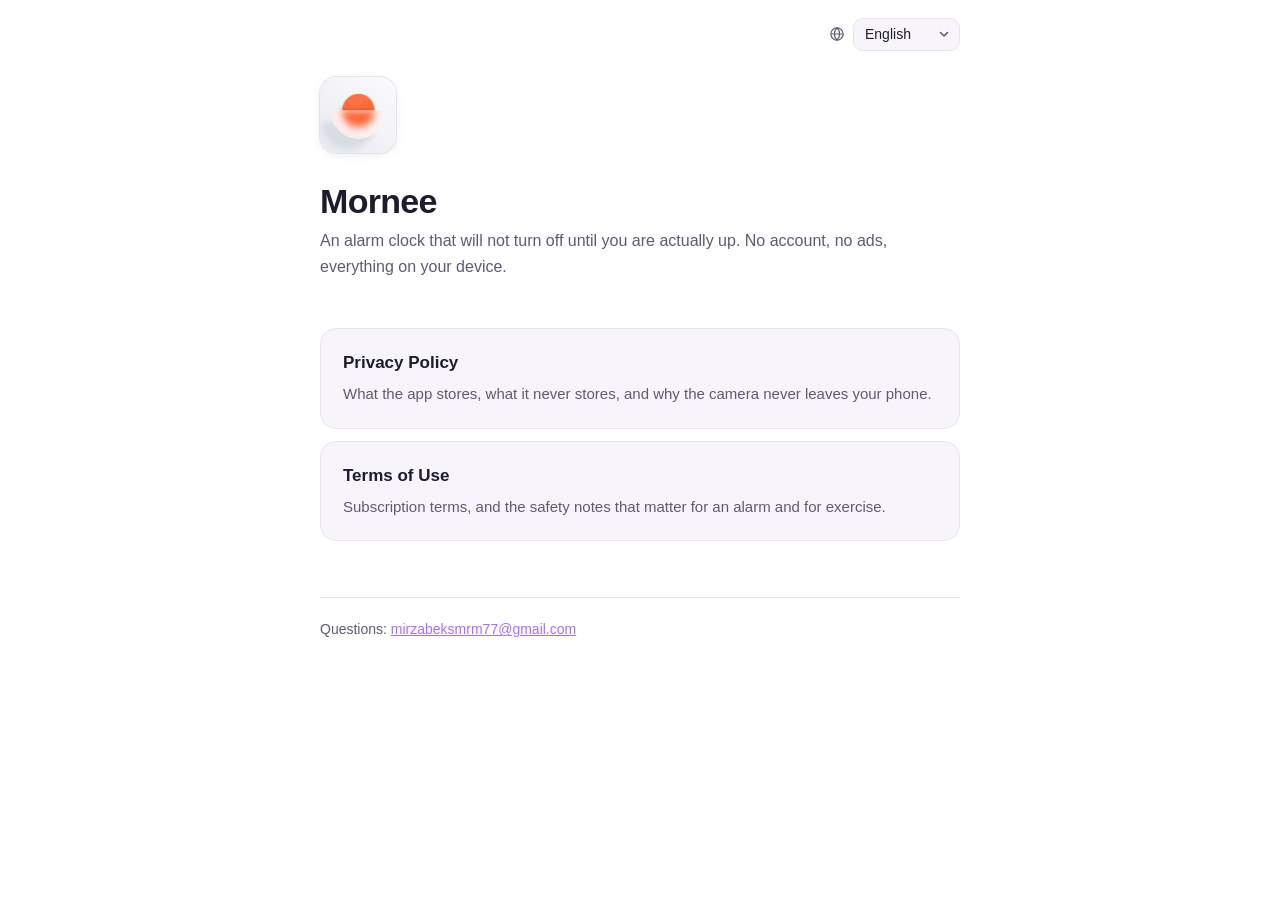
<file: index.html>
<!doctype html>
<html lang="en">
<head>
<meta charset="utf-8">
<meta name="viewport" content="width=device-width, initial-scale=1">
<title>Mornee — Legal</title>
<link rel="stylesheet" href="assets/style.css">
<link rel="icon" type="image/png" href="assets/favicon.png">
<link rel="apple-touch-icon" href="assets/apple-touch-icon.png">
<link rel="alternate" hreflang="x-default" href="index.html">
<link rel="alternate" hreflang="en" href="index.html?lang=en">
<link rel="alternate" hreflang="ru" href="index.html?lang=ru">
<link rel="alternate" hreflang="es" href="index.html?lang=es">
<link rel="alternate" hreflang="de" href="index.html?lang=de">
<link rel="alternate" hreflang="fr" href="index.html?lang=fr">
<link rel="alternate" hreflang="pt" href="index.html?lang=pt">
<link rel="alternate" hreflang="ja" href="index.html?lang=ja">
<script>document.documentElement.className += ' js';</script>
</head>
<body>
<div class="wrap narrow">

<div class="langbar">
  <svg viewBox="0 0 24 24" fill="none" stroke="currentColor" stroke-width="1.8" aria-hidden="true">
    <circle cx="12" cy="12" r="9.2"/>
    <path d="M2.8 12h18.4M12 2.8c2.6 2.6 3.9 5.7 3.9 9.2s-1.3 6.6-3.9 9.2c-2.6-2.6-3.9-5.7-3.9-9.2S9.4 5.4 12 2.8z"/>
  </svg>
  <select id="langpick" aria-label="Language / Язык / Sprache">
    <option value="en">English</option>
    <option value="ru">Русский</option>
    <option value="es">Español</option>
    <option value="de">Deutsch</option>
    <option value="fr">Français</option>
    <option value="pt">Português</option>
    <option value="ja">日本語</option>
  </select>
</div>

<div class="brand">
  <img class="mark lg" src="assets/logo.png" width="76" height="76"
       alt="Mornee — a sun rising behind a frosted half-circle">
</div>

<!-- ENGLISH -->
<section class="i18n" lang="en" data-title="Mornee — Legal">
  <header>
    <h1>Mornee</h1>
    <p class="lede">An alarm clock that will not turn off until you are actually up.
    No account, no ads, everything on your device.</p>
  </header>

  <a class="card" href="privacy.html">
    <strong>Privacy Policy</strong>
    <span>What the app stores, what it never stores, and why the camera never leaves your phone.</span>
  </a>

  <a class="card" href="terms.html">
    <strong>Terms of Use</strong>
    <span>Subscription terms, and the safety notes that matter for an alarm and for exercise.</span>
  </a>

  <footer>
    Questions: <a href="mailto:mirzabeksmrm77@gmail.com">mirzabeksmrm77@gmail.com</a>
  </footer>
</section>

<!-- РУССКИЙ -->
<section class="i18n" lang="ru" data-title="Mornee — Правовая информация">
  <header>
    <h1>Mornee</h1>
    <p class="lede">Будильник, который не выключится, пока вы действительно не встанете.
    Без аккаунта, без рекламы, все данные — на вашем устройстве.</p>
  </header>

  <a class="card" href="privacy.html">
    <strong>Политика конфиденциальности</strong>
    <span>Что приложение хранит, чего не хранит никогда и почему изображение с камеры не покидает ваш телефон.</span>
  </a>

  <a class="card" href="terms.html">
    <strong>Условия использования</strong>
    <span>Условия подписки и то, что важно знать о безопасности будильника и упражнений.</span>
  </a>

  <footer>
    Вопросы: <a href="mailto:mirzabeksmrm77@gmail.com">mirzabeksmrm77@gmail.com</a>
  </footer>
</section>

<!-- ESPAÑOL -->
<section class="i18n" lang="es" data-title="Mornee — Información legal">
  <header>
    <h1>Mornee</h1>
    <p class="lede">Un despertador que no se apaga hasta que estás realmente en pie.
    Sin cuenta, sin anuncios, todo en tu dispositivo.</p>
  </header>

  <a class="card" href="privacy.html">
    <strong>Política de Privacidad</strong>
    <span>Qué guarda la app, qué no guarda nunca y por qué la cámara nunca sale de tu teléfono.</span>
  </a>

  <a class="card" href="terms.html">
    <strong>Términos de Uso</strong>
    <span>Las condiciones de la suscripción y las advertencias de seguridad que importan en una alarma y en el ejercicio.</span>
  </a>

  <footer>
    Preguntas: <a href="mailto:mirzabeksmrm77@gmail.com">mirzabeksmrm77@gmail.com</a>
  </footer>
</section>

<!-- DEUTSCH -->
<section class="i18n" lang="de" data-title="Mornee — Rechtliches">
  <header>
    <h1>Mornee</h1>
    <p class="lede">Ein Wecker, der sich erst abschalten lässt, wenn du wirklich auf den Beinen bist.
    Kein Konto, keine Werbung, alles auf deinem Gerät.</p>
  </header>

  <a class="card" href="privacy.html">
    <strong>Datenschutzerklärung</strong>
    <span>Was die App speichert, was sie niemals speichert und warum das Kamerabild dein Telefon nie verlässt.</span>
  </a>

  <a class="card" href="terms.html">
    <strong>Nutzungsbedingungen</strong>
    <span>Abo-Bedingungen und die Sicherheitshinweise, die bei einem Wecker und bei Sport wichtig sind.</span>
  </a>

  <footer>
    Fragen: <a href="mailto:mirzabeksmrm77@gmail.com">mirzabeksmrm77@gmail.com</a>
  </footer>
</section>

<!-- FRANÇAIS -->
<section class="i18n" lang="fr" data-title="Mornee — Mentions légales">
  <header>
    <h1>Mornee</h1>
    <p class="lede">Un réveil qui ne s'arrête pas avant que vous soyez vraiment debout.
    Sans compte, sans publicité, tout reste sur votre appareil.</p>
  </header>

  <a class="card" href="privacy.html">
    <strong>Politique de confidentialité</strong>
    <span>Ce que l'app enregistre, ce qu'elle n'enregistre jamais, et pourquoi l'image de la caméra ne quitte jamais votre téléphone.</span>
  </a>

  <a class="card" href="terms.html">
    <strong>Conditions d'utilisation</strong>
    <span>Les conditions d'abonnement et les consignes de sécurité qui comptent pour un réveil et pour l'exercice.</span>
  </a>

  <footer>
    Questions : <a href="mailto:mirzabeksmrm77@gmail.com">mirzabeksmrm77@gmail.com</a>
  </footer>
</section>

<!-- PORTUGUÊS -->
<section class="i18n" lang="pt" data-title="Mornee — Informações legais">
  <header>
    <h1>Mornee</h1>
    <p class="lede">Um despertador que não desliga até você estar realmente de pé.
    Sem conta, sem anúncios, tudo no seu dispositivo.</p>
  </header>

  <a class="card" href="privacy.html">
    <strong>Política de Privacidade</strong>
    <span>O que o app guarda, o que ele nunca guarda e por que a imagem da câmera nunca sai do seu telefone.</span>
  </a>

  <a class="card" href="terms.html">
    <strong>Termos de Uso</strong>
    <span>As condições da assinatura e os avisos de segurança que importam para um despertador e para exercícios.</span>
  </a>

  <footer>
    Dúvidas: <a href="mailto:mirzabeksmrm77@gmail.com">mirzabeksmrm77@gmail.com</a>
  </footer>
</section>

<!-- 日本語 -->
<section class="i18n" lang="ja" data-title="Mornee — 法的情報">
  <header>
    <h1>Mornee</h1>
    <p class="lede">本当に起き上がるまで止まらない目覚まし時計。
    アカウント不要、広告なし、データはすべて端末内に。</p>
  </header>

  <a class="card" href="privacy.html">
    <strong>プライバシーポリシー</strong>
    <span>アプリが保存するもの、決して保存しないもの、そしてカメラの映像が端末から出ない理由。</span>
  </a>

  <a class="card" href="terms.html">
    <strong>利用規約</strong>
    <span>サブスクリプションの条件と、アラームおよび運動に関する安全上の注意。</span>
  </a>

  <footer>
    お問い合わせ: <a href="mailto:mirzabeksmrm77@gmail.com">mirzabeksmrm77@gmail.com</a>
  </footer>
</section>

<script src="assets/i18n.js"></script>
</div>
</body>
</html>
</file>
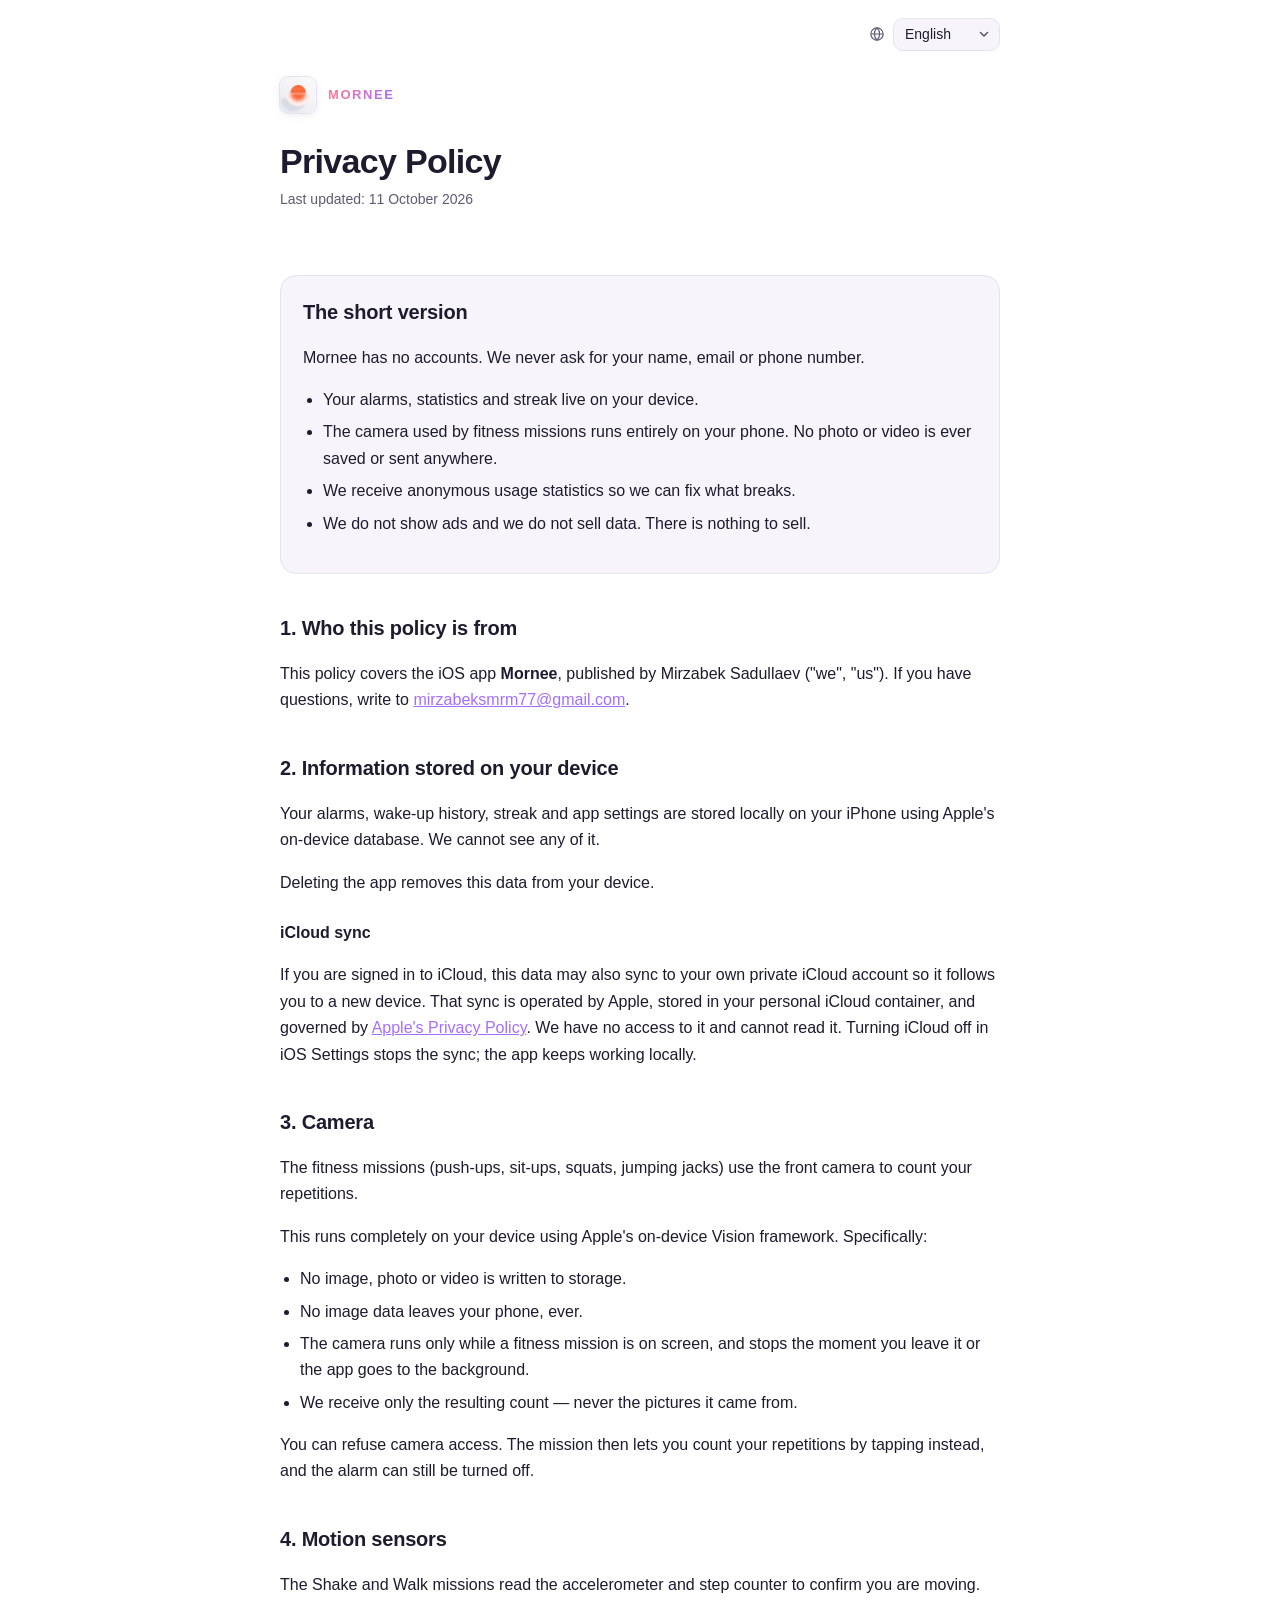
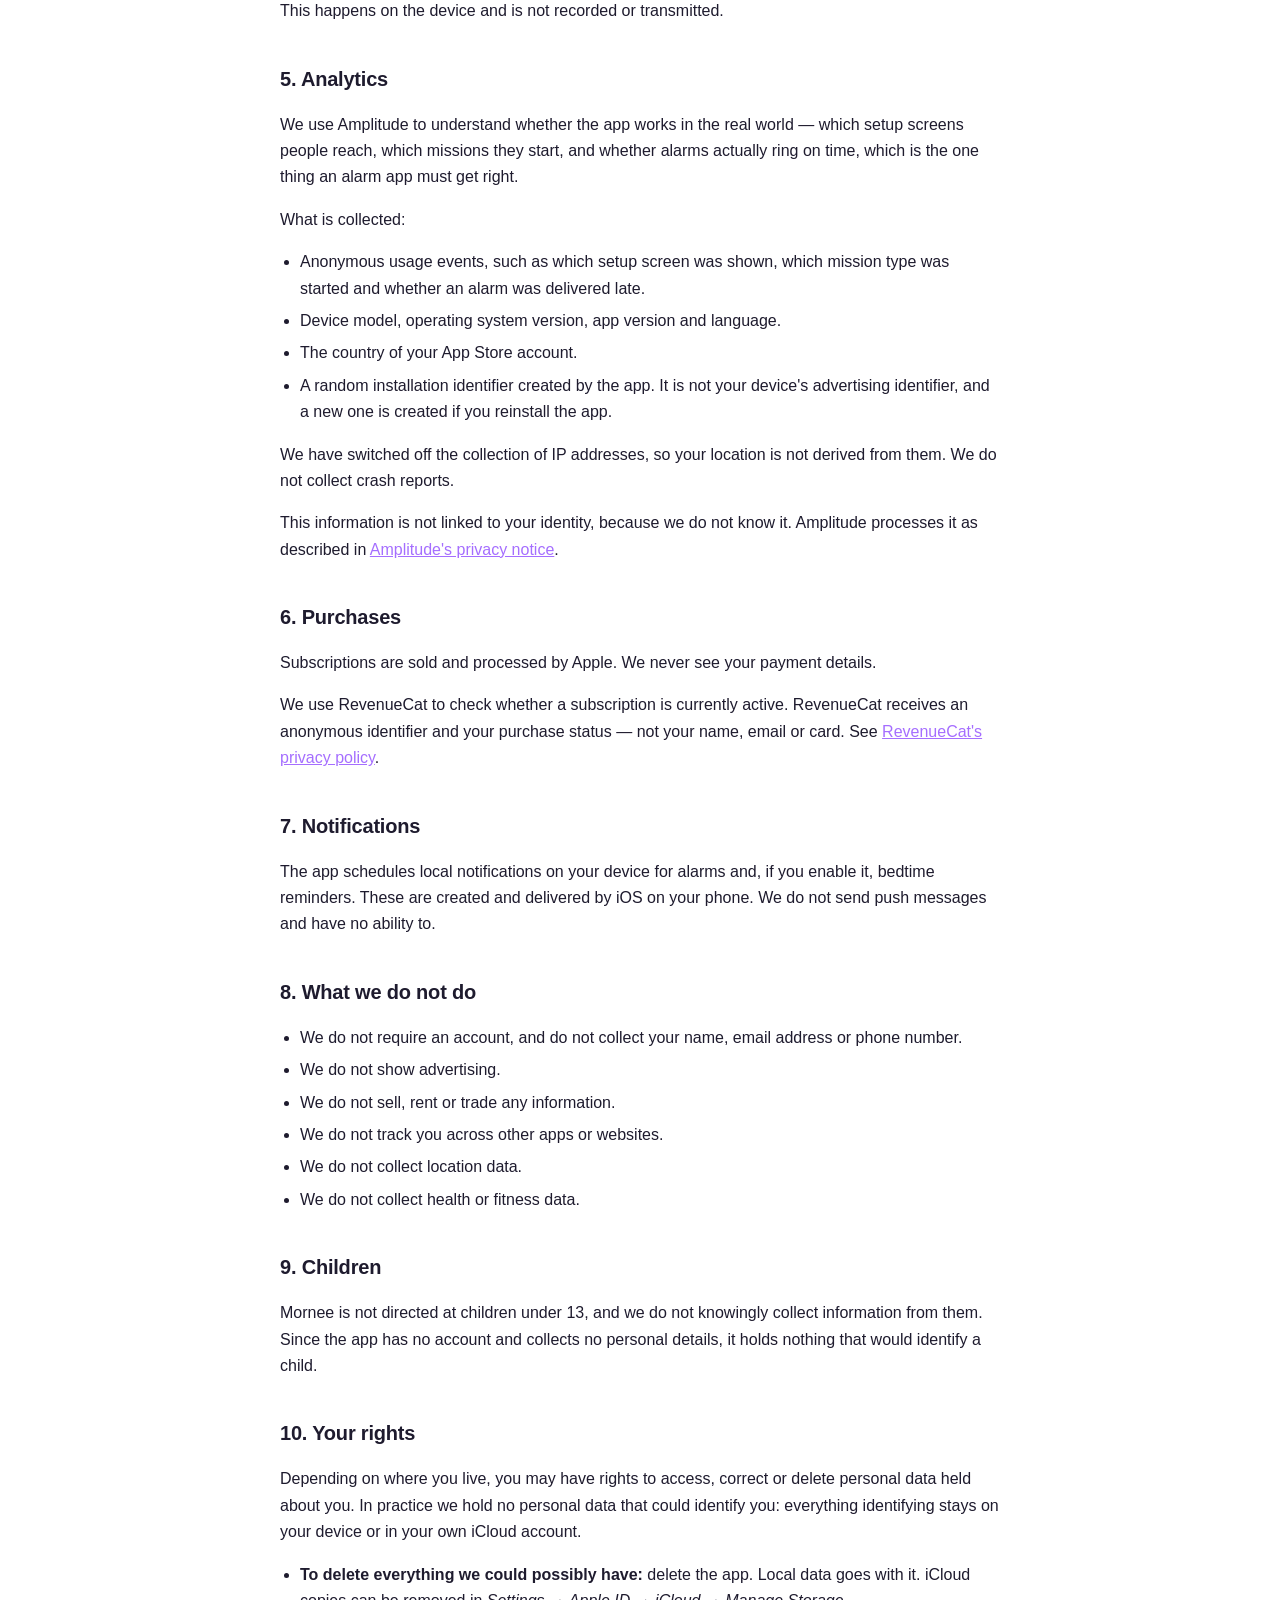
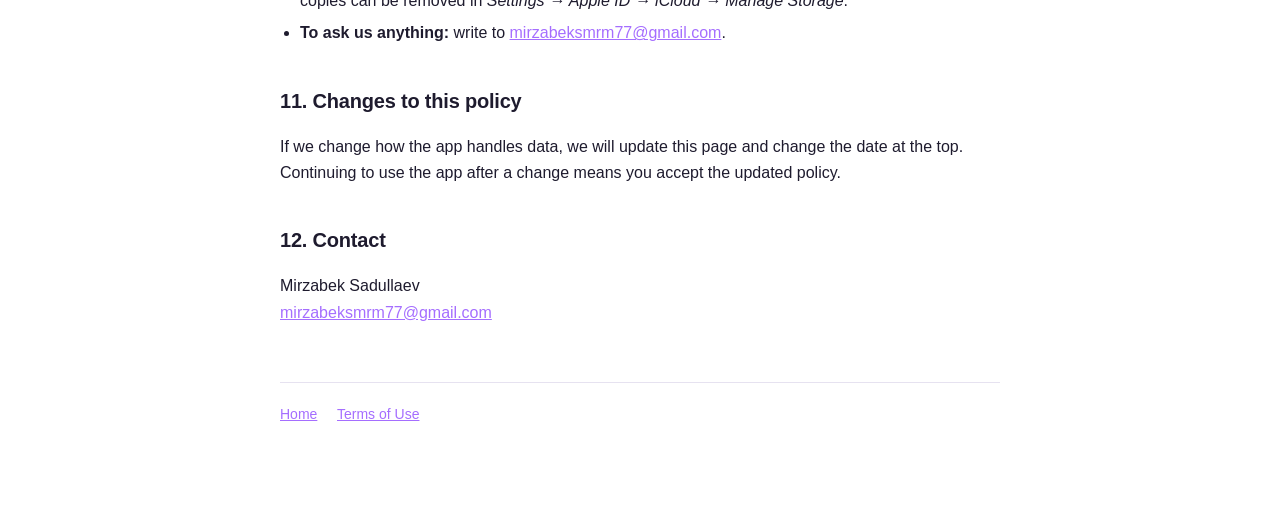
<file: privacy.html>
<!doctype html>
<html lang="en">
<head>
<meta charset="utf-8">
<meta name="viewport" content="width=device-width, initial-scale=1">
<title>Privacy Policy — Mornee</title>
<link rel="stylesheet" href="assets/style.css">
<link rel="icon" type="image/png" href="assets/favicon.png">
<link rel="apple-touch-icon" href="assets/apple-touch-icon.png">
<link rel="alternate" hreflang="x-default" href="privacy.html">
<link rel="alternate" hreflang="en" href="privacy.html?lang=en">
<link rel="alternate" hreflang="ru" href="privacy.html?lang=ru">
<link rel="alternate" hreflang="es" href="privacy.html?lang=es">
<link rel="alternate" hreflang="de" href="privacy.html?lang=de">
<link rel="alternate" hreflang="fr" href="privacy.html?lang=fr">
<link rel="alternate" hreflang="pt" href="privacy.html?lang=pt">
<link rel="alternate" hreflang="ja" href="privacy.html?lang=ja">
<script>document.documentElement.className += ' js';</script>
</head>
<body>
<div class="wrap">

<div class="langbar">
  <svg viewBox="0 0 24 24" fill="none" stroke="currentColor" stroke-width="1.8" aria-hidden="true">
    <circle cx="12" cy="12" r="9.2"/>
    <path d="M2.8 12h18.4M12 2.8c2.6 2.6 3.9 5.7 3.9 9.2s-1.3 6.6-3.9 9.2c-2.6-2.6-3.9-5.7-3.9-9.2S9.4 5.4 12 2.8z"/>
  </svg>
  <select id="langpick" aria-label="Language / Язык / Sprache">
    <option value="en">English</option>
    <option value="ru">Русский</option>
    <option value="es">Español</option>
    <option value="de">Deutsch</option>
    <option value="fr">Français</option>
    <option value="pt">Português</option>
    <option value="ja">日本語</option>
  </select>
</div>

<div class="brand">
  <img class="mark sm" src="assets/logo.png" width="36" height="36" alt="">
  <div class="eyebrow">Mornee</div>
</div>

<!-- ENGLISH -->
<section class="i18n" lang="en" data-title="Privacy Policy — Mornee">

<header>
  <h1>Privacy Policy</h1>
  <p class="date">Last updated: 11 October 2026</p>
</header>

<div class="summary">
  <h2>The short version</h2>
  <p>Mornee has no accounts. We never ask for your name, email or phone number.</p>
  <ul>
    <li>Your alarms, statistics and streak live on your device.</li>
    <li>The camera used by fitness missions runs entirely on your phone. No photo or video is
    ever saved or sent anywhere.</li>
    <li>We receive anonymous usage statistics so we can fix what breaks.</li>
    <li>We do not show ads and we do not sell data. There is nothing to sell.</li>
  </ul>
</div>

<h2>1. Who this policy is from</h2>
<p>This policy covers the iOS app <strong>Mornee</strong>, published by
Mirzabek Sadullaev ("we", "us"). If you have questions,
write to <a href="mailto:mirzabeksmrm77@gmail.com">mirzabeksmrm77@gmail.com</a>.</p>

<h2>2. Information stored on your device</h2>
<p>Your alarms, wake-up history, streak and app settings are stored locally on your iPhone using
Apple's on-device database. We cannot see any of it.</p>
<p>Deleting the app removes this data from your device.</p>

<h3>iCloud sync</h3>
<p>If you are signed in to iCloud, this data may also sync to your own private iCloud account so
it follows you to a new device. That sync is operated by Apple, stored in your personal iCloud
container, and governed by
<a href="https://www.apple.com/legal/privacy/">Apple's Privacy Policy</a>. We have no access to
it and cannot read it. Turning iCloud off in iOS Settings stops the sync; the app keeps working
locally.</p>

<h2>3. Camera</h2>
<p>The fitness missions (push-ups, sit-ups, squats, jumping jacks) use the front camera to count
your repetitions.</p>
<p>This runs completely on your device using Apple's on-device Vision framework. Specifically:</p>
<ul>
  <li>No image, photo or video is written to storage.</li>
  <li>No image data leaves your phone, ever.</li>
  <li>The camera runs only while a fitness mission is on screen, and stops the moment you leave
  it or the app goes to the background.</li>
  <li>We receive only the resulting count — never the pictures it came from.</li>
</ul>
<p>You can refuse camera access. The mission then lets you count your repetitions by tapping
instead, and the alarm can still be turned off.</p>

<h2>4. Motion sensors</h2>
<p>The Shake and Walk missions read the accelerometer and step counter to confirm you are moving.
This happens on the device and is not recorded or transmitted.</p>

<h2>5. Analytics</h2>
<p>We use Amplitude to understand whether the app works in the real world — which setup screens people reach, which missions they start, and whether alarms actually ring on time, which is the one thing an alarm app must get right.</p>
<p>What is collected:</p>
<ul>
  <li>Anonymous usage events, such as which setup screen was shown, which mission type was started and whether an alarm was delivered late.</li>
  <li>Device model, operating system version, app version and language.</li>
  <li>The country of your App Store account.</li>
  <li>A random installation identifier created by the app. It is not your device's advertising identifier, and a new one is created if you reinstall the app.</li>
</ul>
<p>We have switched off the collection of IP addresses, so your location is not derived from them. We do not collect crash reports.</p>
<p>This information is not linked to your identity, because we do not know it. Amplitude processes it as described in <a href="https://amplitude.com/privacy">Amplitude's privacy notice</a>.</p>

<h2>6. Purchases</h2>
<p>Subscriptions are sold and processed by Apple. We never see your payment details.</p>
<p>We use RevenueCat to check whether a subscription is currently active. RevenueCat receives an
anonymous identifier and your purchase status — not your name, email or card. See
<a href="https://www.revenuecat.com/privacy/">RevenueCat's privacy policy</a>.</p>

<h2>7. Notifications</h2>
<p>The app schedules local notifications on your device for alarms and, if you enable it, bedtime
reminders. These are created and delivered by iOS on your phone. We do not send push messages and
have no ability to.</p>

<h2>8. What we do not do</h2>
<ul>
  <li>We do not require an account, and do not collect your name, email address or phone number.</li>
  <li>We do not show advertising.</li>
  <li>We do not sell, rent or trade any information.</li>
  <li>We do not track you across other apps or websites.</li>
  <li>We do not collect location data.</li>
  <li>We do not collect health or fitness data.</li>
</ul>

<h2>9. Children</h2>
<p>Mornee is not directed at children under 13, and we do not knowingly collect information from
them. Since the app has no account and collects no personal details, it holds nothing that would
identify a child.</p>

<h2>10. Your rights</h2>
<p>Depending on where you live, you may have rights to access, correct or delete personal data
held about you. In practice we hold no personal data that could identify you: everything
identifying stays on your device or in your own iCloud account.</p>
<ul>
  <li><strong>To delete everything we could possibly have:</strong> delete the app. Local data goes
  with it. iCloud copies can be removed in <em>Settings → Apple ID → iCloud → Manage Storage</em>.</li>
  <li><strong>To ask us anything:</strong> write to
  <a href="mailto:mirzabeksmrm77@gmail.com">mirzabeksmrm77@gmail.com</a>.</li>
</ul>

<h2>11. Changes to this policy</h2>
<p>If we change how the app handles data, we will update this page and change the date at the top.
Continuing to use the app after a change means you accept the updated policy.</p>

<h2>12. Contact</h2>
<p>Mirzabek Sadullaev<br>
<a href="mailto:mirzabeksmrm77@gmail.com">mirzabeksmrm77@gmail.com</a></p>

<footer>
  <a href="index.html">Home</a>
  <a href="terms.html">Terms of Use</a>
</footer>

</section>

<!-- РУССКИЙ -->
<section class="i18n" lang="ru" data-title="Политика конфиденциальности — Mornee">

<header>
  <h1>Политика конфиденциальности</h1>
  <p class="date">Последнее обновление: 11 октября 2026 г.</p>
</header>

<div class="summary">
  <h2>Коротко</h2>
  <p>В Mornee нет аккаунтов. Мы никогда не спрашиваем ваше имя, адрес электронной почты или номер телефона.</p>
  <ul>
    <li>Ваши будильники, статистика и серия дней хранятся на вашем устройстве.</li>
    <li>Камера, которую используют фитнес-задания, работает полностью на вашем телефоне. Ни одна
    фотография и ни одно видео никогда не сохраняются и никуда не отправляются.</li>
    <li>Мы получаем анонимную статистику использования, чтобы исправлять то, что не работает.</li>
    <li>Мы не показываем рекламу и не продаём данные. Продавать нечего.</li>
  </ul>
</div>

<h2>1. От кого эта политика</h2>
<p>Эта политика относится к приложению для iOS <strong>Mornee</strong>, издатель —
Мирзабек Садуллаев («мы», «нас»). Если у вас есть вопросы,
напишите на <a href="mailto:mirzabeksmrm77@gmail.com">mirzabeksmrm77@gmail.com</a>.</p>

<h2>2. Информация, которая хранится на вашем устройстве</h2>
<p>Ваши будильники, история пробуждений, серия дней и настройки приложения хранятся локально на
вашем iPhone в базе данных Apple на самом устройстве. Мы ничего из этого не видим.</p>
<p>Удаление приложения удаляет эти данные с вашего устройства.</p>

<h3>Синхронизация с iCloud</h3>
<p>Если вы вошли в iCloud, эти данные могут также синхронизироваться с вашей личной учётной
записью iCloud, чтобы перейти вместе с вами на новое устройство. Эту синхронизацию выполняет
Apple, данные хранятся в вашем личном контейнере iCloud и подчиняются
<a href="https://www.apple.com/legal/privacy/">Политике конфиденциальности Apple</a>. У нас нет к
ним доступа, и мы не можем их прочитать. Отключение iCloud в настройках iOS прекращает
синхронизацию; приложение продолжает работать локально.</p>

<h2>3. Камера</h2>
<p>Фитнес-задания (отжимания, скручивания, приседания, прыжки «звёздочка») используют фронтальную
камеру, чтобы считать повторения.</p>
<p>Это работает полностью на вашем устройстве с помощью встроенного фреймворка Apple Vision.
А именно:</p>
<ul>
  <li>Ни одно изображение, фото или видео не записывается в память устройства.</li>
  <li>Данные изображения никогда не покидают ваш телефон.</li>
  <li>Камера работает только пока фитнес-задание открыто на экране, и останавливается в тот момент,
  когда вы выходите из него или приложение уходит в фон.</li>
  <li>Мы получаем только итоговое число повторений — никогда не кадры, из которых оно получено.</li>
</ul>
<p>Вы можете не давать доступ к камере. Тогда задание позволит считать повторения касаниями
экрана, и будильник всё равно можно будет выключить.</p>

<h2>4. Датчики движения</h2>
<p>Задания «Встряхнуть» и «Пройтись» читают акселерометр и счётчик шагов, чтобы подтвердить, что вы
двигаетесь. Это происходит на устройстве, нигде не записывается и не передаётся.</p>

<h2>5. Аналитика</h2>
<p>Мы используем Amplitude, чтобы понимать, работает ли приложение в реальных условиях: до каких экранов настройки доходят люди, какие задания запускают и звонят ли будильники вовремя — ведь это единственное, что приложение-будильник обязано делать безупречно.</p>
<p>Что собирается:</p>
<ul>
  <li>Анонимные события использования: например, какой экран настройки был показан, какой тип задания был запущен и был ли будильник доставлен с опозданием.</li>
  <li>Модель устройства, версия операционной системы, версия приложения и язык.</li>
  <li>Страна вашей учётной записи App Store.</li>
  <li>Случайный идентификатор установки, который создаёт приложение. Это не рекламный идентификатор устройства, и при переустановке приложения создаётся новый.</li>
</ul>
<p>Сбор IP-адресов отключён, поэтому ваше местоположение по ним не определяется. Отчёты о сбоях мы не собираем.</p>
<p>Эта информация не связана с вашей личностью, потому что мы её не знаем. Amplitude обрабатывает её так, как описано в <a href="https://amplitude.com/privacy">уведомлении Amplitude о конфиденциальности</a>.</p>

<h2>6. Покупки</h2>
<p>Подписки продаёт и обрабатывает Apple. Мы никогда не видим ваши платёжные данные.</p>
<p>Мы используем RevenueCat, чтобы проверять, активна ли подписка в настоящий момент. RevenueCat
получает анонимный идентификатор и статус покупки — не ваше имя, адрес электронной почты или данные
карты. См. <a href="https://www.revenuecat.com/privacy/">политику конфиденциальности RevenueCat</a>.</p>

<h2>7. Уведомления</h2>
<p>Приложение планирует локальные уведомления на вашем устройстве для будильников и, если вы это
включите, для напоминаний о времени сна. Их создаёт и доставляет iOS на вашем телефоне. Мы не
отправляем push-уведомления и не имеем такой возможности.</p>

<h2>8. Чего мы не делаем</h2>
<ul>
  <li>Мы не требуем аккаунт и не собираем ваше имя, адрес электронной почты или номер телефона.</li>
  <li>Мы не показываем рекламу.</li>
  <li>Мы не продаём, не сдаём в аренду и не передаём никакую информацию.</li>
  <li>Мы не отслеживаем вас в других приложениях и на сайтах.</li>
  <li>Мы не собираем данные о местоположении.</li>
  <li>Мы не собираем данные о здоровье и физической активности.</li>
</ul>

<h2>9. Дети</h2>
<p>Mornee не предназначено для детей младше 13 лет, и мы осознанно не собираем информацию о них.
Поскольку в приложении нет аккаунта и оно не собирает персональных данных, в нём нет ничего, что
могло бы идентифицировать ребёнка.</p>

<h2>10. Ваши права</h2>
<p>В зависимости от того, где вы живёте, у вас могут быть права на доступ к персональным данным о
вас, их исправление или удаление. На практике мы не храним персональных данных, которые могли бы
вас идентифицировать: всё идентифицирующее остаётся на вашем устройстве или в вашей собственной
учётной записи iCloud.</p>
<ul>
  <li><strong>Чтобы удалить всё, что у нас теоретически может быть:</strong> удалите приложение.
  Локальные данные удалятся вместе с ним. Копии в iCloud можно удалить в
  <em>Настройки → Apple ID → iCloud → Управление хранилищем</em>.</li>
  <li><strong>Чтобы спросить нас о чём угодно:</strong> напишите на
  <a href="mailto:mirzabeksmrm77@gmail.com">mirzabeksmrm77@gmail.com</a>.</li>
</ul>

<h2>11. Изменения в этой политике</h2>
<p>Если мы изменим то, как приложение обращается с данными, мы обновим эту страницу и изменим дату
вверху. Продолжение использования приложения после изменения означает, что вы принимаете
обновлённую политику.</p>

<h2>12. Контакты</h2>
<p>Мирзабек Садуллаев<br>
<a href="mailto:mirzabeksmrm77@gmail.com">mirzabeksmrm77@gmail.com</a></p>

<footer>
  <a href="index.html">Главная</a>
  <a href="terms.html">Условия использования</a>
</footer>

</section>

<!-- ESPAÑOL -->
<section class="i18n" lang="es" data-title="Política de Privacidad — Mornee">

<header>
  <h1>Política de Privacidad</h1>
  <p class="date">Última actualización: 11 de octubre de 2026</p>
</header>

<div class="summary">
  <h2>La versión corta</h2>
  <p>Mornee no tiene cuentas. Nunca te pedimos tu nombre, correo electrónico ni número de teléfono.</p>
  <ul>
    <li>Tus alarmas, estadísticas y racha se quedan en tu dispositivo.</li>
    <li>La cámara que usan las misiones de ejercicio funciona por completo en tu teléfono. Ninguna
    foto o vídeo se guarda ni se envía a ningún sitio.</li>
    <li>Recibimos estadísticas de uso anónimas para poder arreglar lo que falla.</li>
    <li>No mostramos anuncios y no vendemos datos. No hay nada que vender.</li>
  </ul>
</div>

<h2>1. Quién publica esta política</h2>
<p>Esta política cubre la app para iOS <strong>Mornee</strong>, publicada por
Mirzabek Sadullaev («nosotros»). Si tienes preguntas,
escribe a <a href="mailto:mirzabeksmrm77@gmail.com">mirzabeksmrm77@gmail.com</a>.</p>

<h2>2. Información guardada en tu dispositivo</h2>
<p>Tus alarmas, tu historial de despertares, tu racha y los ajustes de la app se guardan localmente
en tu iPhone usando la base de datos en el dispositivo de Apple. No podemos ver nada de eso.</p>
<p>Al eliminar la app, estos datos desaparecen de tu dispositivo.</p>

<h3>Sincronización con iCloud</h3>
<p>Si has iniciado sesión en iCloud, estos datos también pueden sincronizarse con tu propia cuenta
privada de iCloud para acompañarte a un dispositivo nuevo. Esa sincronización la realiza Apple, se
almacena en tu contenedor personal de iCloud y se rige por la
<a href="https://www.apple.com/legal/privacy/">Política de Privacidad de Apple</a>. No tenemos
acceso a ella ni podemos leerla. Desactivar iCloud en los Ajustes de iOS detiene la sincronización;
la app sigue funcionando localmente.</p>

<h2>3. Cámara</h2>
<p>Las misiones de ejercicio (flexiones, abdominales, sentadillas, saltos de tijera) usan la cámara
frontal para contar tus repeticiones.</p>
<p>Esto funciona completamente en tu dispositivo mediante el framework Vision de Apple, que se
ejecuta en local. Concretamente:</p>
<ul>
  <li>No se guarda ninguna imagen, foto ni vídeo en el almacenamiento.</li>
  <li>Ningún dato de imagen sale nunca de tu teléfono.</li>
  <li>La cámara funciona solo mientras una misión de ejercicio está en pantalla, y se detiene en el
  momento en que sales de ella o la app pasa a segundo plano.</li>
  <li>Solo recibimos el número resultante de repeticiones, nunca las imágenes de las que proviene.</li>
</ul>
<p>Puedes denegar el acceso a la cámara. En ese caso la misión te permite contar las repeticiones
tocando la pantalla, y la alarma se puede apagar igualmente.</p>

<h2>4. Sensores de movimiento</h2>
<p>Las misiones Agitar y Caminar leen el acelerómetro y el contador de pasos para confirmar que te
estás moviendo. Esto ocurre en el dispositivo y no se registra ni se transmite.</p>

<h2>5. Analítica</h2>
<p>Usamos Amplitude para saber si la app funciona en el mundo real: a qué pantallas de configuración llega la gente, qué misiones inicia y si las alarmas suenan realmente a su hora, que es lo único que una app de alarmas tiene que hacer bien.</p>
<p>Qué se recopila:</p>
<ul>
  <li>Eventos de uso anónimos, como qué pantalla de configuración se mostró, qué tipo de misión se inició y si una alarma llegó con retraso.</li>
  <li>Modelo del dispositivo, versión del sistema operativo, versión de la app e idioma.</li>
  <li>El país de tu cuenta del App Store.</li>
  <li>Un identificador de instalación aleatorio creado por la app. No es el identificador de publicidad de tu dispositivo, y se crea uno nuevo si reinstalas la app.</li>
</ul>
<p>Hemos desactivado la recopilación de direcciones IP, por lo que tu ubicación no se deduce de ellas. No recopilamos informes de errores.</p>
<p>Esta información no está vinculada a tu identidad, porque no la conocemos. Amplitude la procesa tal como se describe en su <a href="https://amplitude.com/privacy">aviso de privacidad</a>.</p>

<h2>6. Compras</h2>
<p>Las suscripciones las vende y procesa Apple. Nunca vemos tus datos de pago.</p>
<p>Usamos RevenueCat para comprobar si una suscripción está activa en este momento. RevenueCat
recibe un identificador anónimo y el estado de tu compra, no tu nombre, correo electrónico ni
tarjeta. Consulta la
<a href="https://www.revenuecat.com/privacy/">política de privacidad de RevenueCat</a>.</p>

<h2>7. Notificaciones</h2>
<p>La app programa notificaciones locales en tu dispositivo para las alarmas y, si lo activas, para
los recordatorios de hora de dormir. Las crea y las entrega iOS en tu teléfono. No enviamos mensajes
push ni tenemos capacidad de hacerlo.</p>

<h2>8. Lo que no hacemos</h2>
<ul>
  <li>No exigimos una cuenta ni recogemos tu nombre, correo electrónico o número de teléfono.</li>
  <li>No mostramos publicidad.</li>
  <li>No vendemos, alquilamos ni intercambiamos ninguna información.</li>
  <li>No te rastreamos en otras apps o sitios web.</li>
  <li>No recogemos datos de ubicación.</li>
  <li>No recogemos datos de salud o actividad física.</li>
</ul>

<h2>9. Menores</h2>
<p>Mornee no está dirigida a menores de 13 años y no recogemos conscientemente información sobre
ellos. Dado que la app no tiene cuenta y no recoge datos personales, no contiene nada que pudiera
identificar a un menor.</p>

<h2>10. Tus derechos</h2>
<p>Según dónde vivas, puedes tener derecho a acceder, corregir o eliminar los datos personales que
se tengan sobre ti. En la práctica no conservamos datos personales que puedan identificarte: todo lo
que identifica se queda en tu dispositivo o en tu propia cuenta de iCloud.</p>
<ul>
  <li><strong>Para borrar todo lo que podríamos tener:</strong> elimina la app. Los datos locales se
  van con ella. Las copias en iCloud se pueden eliminar en
  <em>Ajustes → Apple ID → iCloud → Gestionar almacenamiento</em>.</li>
  <li><strong>Para preguntarnos cualquier cosa:</strong> escribe a
  <a href="mailto:mirzabeksmrm77@gmail.com">mirzabeksmrm77@gmail.com</a>.</li>
</ul>

<h2>11. Cambios en esta política</h2>
<p>Si cambiamos la manera en que la app trata los datos, actualizaremos esta página y cambiaremos la
fecha de arriba. Seguir usando la app después de un cambio significa que aceptas la política
actualizada.</p>

<h2>12. Contacto</h2>
<p>Mirzabek Sadullaev<br>
<a href="mailto:mirzabeksmrm77@gmail.com">mirzabeksmrm77@gmail.com</a></p>

<footer>
  <a href="index.html">Inicio</a>
  <a href="terms.html">Términos de Uso</a>
</footer>

</section>

<!-- DEUTSCH -->
<section class="i18n" lang="de" data-title="Datenschutzerklärung — Mornee">

<header>
  <h1>Datenschutzerklärung</h1>
  <p class="date">Letzte Aktualisierung: 11. Oktober 2026</p>
</header>

<div class="summary">
  <h2>Die Kurzfassung</h2>
  <p>Mornee hat keine Benutzerkonten. Wir fragen niemals nach deinem Namen, deiner E-Mail-Adresse oder deiner Telefonnummer.</p>
  <ul>
    <li>Deine Wecker, Statistiken und deine Serie bleiben auf deinem Gerät.</li>
    <li>Die Kamera, die die Fitness-Aufgaben nutzen, läuft vollständig auf deinem Telefon. Kein
    Foto und kein Video wird jemals gespeichert oder irgendwohin gesendet.</li>
    <li>Wir erhalten anonyme Nutzungsstatistiken, damit wir reparieren können, was kaputt ist.</li>
    <li>Wir zeigen keine Werbung und verkaufen keine Daten. Es gibt nichts zu verkaufen.</li>
  </ul>
</div>

<h2>1. Von wem diese Erklärung stammt</h2>
<p>Diese Erklärung gilt für die iOS-App <strong>Mornee</strong>, herausgegeben von
Mirzabek Sadullaev („wir“, „uns“). Bei Fragen schreibe an
<a href="mailto:mirzabeksmrm77@gmail.com">mirzabeksmrm77@gmail.com</a>.</p>

<h2>2. Auf deinem Gerät gespeicherte Informationen</h2>
<p>Deine Wecker, dein Aufwach-Verlauf, deine Serie und die App-Einstellungen werden lokal auf deinem
iPhone in Apples Datenbank auf dem Gerät gespeichert. Wir können nichts davon sehen.</p>
<p>Wenn du die App löschst, verschwinden diese Daten von deinem Gerät.</p>

<h3>iCloud-Synchronisierung</h3>
<p>Wenn du bei iCloud angemeldet bist, können diese Daten auch mit deinem eigenen privaten
iCloud-Konto synchronisiert werden, damit sie dir auf ein neues Gerät folgen. Diese
Synchronisierung wird von Apple betrieben, in deinem persönlichen iCloud-Container gespeichert und
unterliegt der <a href="https://www.apple.com/legal/privacy/">Datenschutzerklärung von Apple</a>.
Wir haben keinen Zugriff darauf und können sie nicht lesen. Wenn du iCloud in den
iOS-Einstellungen ausschaltest, endet die Synchronisierung; die App funktioniert lokal weiter.</p>

<h2>3. Kamera</h2>
<p>Die Fitness-Aufgaben (Push-ups, Sit-ups, Kniebeugen, Hampelmänner) nutzen die Frontkamera, um
deine Wiederholungen zu zählen.</p>
<p>Das läuft vollständig auf deinem Gerät mit Apples Vision-Framework, das lokal arbeitet. Konkret:</p>
<ul>
  <li>Es wird kein Bild, Foto oder Video in den Speicher geschrieben.</li>
  <li>Es verlassen niemals Bilddaten dein Telefon.</li>
  <li>Die Kamera läuft nur, solange eine Fitness-Aufgabe auf dem Bildschirm ist, und stoppt in dem
  Moment, in dem du sie verlässt oder die App in den Hintergrund geht.</li>
  <li>Wir erhalten nur die resultierende Anzahl — niemals die Bilder, aus denen sie stammt.</li>
</ul>
<p>Du kannst den Kamerazugriff verweigern. Die Aufgabe lässt dich dann deine Wiederholungen durch
Tippen zählen, und der Wecker kann trotzdem ausgeschaltet werden.</p>

<h2>4. Bewegungssensoren</h2>
<p>Die Aufgaben Schütteln und Gehen lesen den Beschleunigungssensor und den Schrittzähler, um zu
bestätigen, dass du dich bewegst. Das passiert auf dem Gerät und wird nicht aufgezeichnet oder
übertragen.</p>

<h2>5. Analyse</h2>
<p>Wir nutzen Amplitude, um zu verstehen, ob die App in der realen Welt funktioniert — welche Einrichtungsbildschirme erreicht werden, welche Aufgaben gestartet werden und ob Wecker tatsächlich pünktlich klingeln, denn das ist das Einzige, was eine Wecker-App richtig machen muss.</p>
<p>Was erhoben wird:</p>
<ul>
  <li>Anonyme Nutzungsereignisse, etwa welcher Einrichtungsbildschirm angezeigt wurde, welcher Aufgabentyp gestartet wurde und ob ein Wecker verspätet ausgelöst wurde.</li>
  <li>Gerätemodell, Betriebssystemversion, App-Version und Sprache.</li>
  <li>Das Land deines App-Store-Accounts.</li>
  <li>Eine zufällige, von der App erzeugte Installations-Kennung. Sie ist nicht die Werbe-ID deines Geräts, und bei einer Neuinstallation der App wird eine neue erzeugt.</li>
</ul>
<p>Die Erfassung von IP-Adressen haben wir abgeschaltet, sodass dein Standort nicht daraus abgeleitet wird. Absturzberichte erheben wir nicht.</p>
<p>Diese Informationen sind nicht mit deiner Identität verknüpft, weil wir sie nicht kennen. Amplitude verarbeitet sie wie in der <a href="https://amplitude.com/privacy">Datenschutzerklärung von Amplitude</a> beschrieben.</p>

<h2>6. Käufe</h2>
<p>Abonnements werden von Apple verkauft und abgewickelt. Wir sehen deine Zahlungsdaten nie.</p>
<p>Wir nutzen RevenueCat, um zu prüfen, ob ein Abonnement gerade aktiv ist. RevenueCat erhält eine
anonyme Kennung und deinen Kaufstatus — nicht deinen Namen, deine E-Mail-Adresse oder deine Karte.
Siehe die <a href="https://www.revenuecat.com/privacy/">Datenschutzerklärung von RevenueCat</a>.</p>

<h2>7. Benachrichtigungen</h2>
<p>Die App plant lokale Benachrichtigungen auf deinem Gerät für Wecker und, wenn du es aktivierst,
für Schlafenszeit-Erinnerungen. Diese werden von iOS auf deinem Telefon erstellt und ausgeliefert.
Wir senden keine Push-Nachrichten und haben dazu auch keine Möglichkeit.</p>

<h2>8. Was wir nicht tun</h2>
<ul>
  <li>Wir verlangen kein Konto und erheben nicht deinen Namen, deine E-Mail-Adresse oder deine
  Telefonnummer.</li>
  <li>Wir zeigen keine Werbung.</li>
  <li>Wir verkaufen, vermieten oder tauschen keine Informationen.</li>
  <li>Wir verfolgen dich nicht über andere Apps oder Websites.</li>
  <li>Wir erheben keine Standortdaten.</li>
  <li>Wir erheben keine Gesundheits- oder Fitnessdaten.</li>
</ul>

<h2>9. Kinder</h2>
<p>Mornee richtet sich nicht an Kinder unter 13 Jahren, und wir erheben nicht wissentlich
Informationen von ihnen. Da die App kein Konto hat und keine persönlichen Angaben erhebt, enthält
sie nichts, was ein Kind identifizieren könnte.</p>

<h2>10. Deine Rechte</h2>
<p>Je nachdem, wo du lebst, hast du möglicherweise das Recht, über dich gespeicherte
personenbezogene Daten einzusehen, zu korrigieren oder löschen zu lassen. In der Praxis halten wir
keine personenbezogenen Daten, die dich identifizieren könnten: alles Identifizierende bleibt auf
deinem Gerät oder in deinem eigenen iCloud-Konto.</p>
<ul>
  <li><strong>Um alles zu löschen, was wir überhaupt haben könnten:</strong> lösche die App. Die
  lokalen Daten gehen mit ihr. iCloud-Kopien lassen sich unter
  <em>Einstellungen → Apple-ID → iCloud → Speicher verwalten</em> entfernen.</li>
  <li><strong>Um uns etwas zu fragen:</strong> schreibe an
  <a href="mailto:mirzabeksmrm77@gmail.com">mirzabeksmrm77@gmail.com</a>.</li>
</ul>

<h2>11. Änderungen dieser Erklärung</h2>
<p>Wenn wir ändern, wie die App mit Daten umgeht, aktualisieren wir diese Seite und ändern das Datum
oben. Wenn du die App nach einer Änderung weiter nutzt, akzeptierst du die aktualisierte
Erklärung.</p>

<h2>12. Kontakt</h2>
<p>Mirzabek Sadullaev<br>
<a href="mailto:mirzabeksmrm77@gmail.com">mirzabeksmrm77@gmail.com</a></p>

<footer>
  <a href="index.html">Startseite</a>
  <a href="terms.html">Nutzungsbedingungen</a>
</footer>

</section>

<!-- FRANÇAIS -->
<section class="i18n" lang="fr" data-title="Politique de confidentialité — Mornee">

<header>
  <h1>Politique de confidentialité</h1>
  <p class="date">Dernière mise à jour : 11 octobre 2026</p>
</header>

<div class="summary">
  <h2>En bref</h2>
  <p>Mornee n'a pas de comptes. Nous ne vous demandons jamais votre nom, votre adresse e-mail ni votre numéro de téléphone.</p>
  <ul>
    <li>Vos réveils, vos statistiques et votre série restent sur votre appareil.</li>
    <li>La caméra utilisée par les missions sportives fonctionne entièrement sur votre téléphone.
    Aucune photo ni vidéo n'est jamais enregistrée ou envoyée où que ce soit.</li>
    <li>Nous recevons des statistiques d'utilisation anonymes, afin de réparer ce qui ne fonctionne pas.</li>
    <li>Nous n'affichons pas de publicité et nous ne vendons pas de données. Il n'y a rien à
    vendre.</li>
  </ul>
</div>

<h2>1. Qui publie cette politique</h2>
<p>Cette politique concerne l'application iOS <strong>Mornee</strong>, éditée par
Mirzabek Sadullaev (« nous »). Pour toute question, écrivez à
<a href="mailto:mirzabeksmrm77@gmail.com">mirzabeksmrm77@gmail.com</a>.</p>

<h2>2. Informations stockées sur votre appareil</h2>
<p>Vos réveils, votre historique de réveils, votre série et les réglages de l'application sont
stockés localement sur votre iPhone, dans la base de données d'Apple présente sur l'appareil. Nous
n'en voyons rien.</p>
<p>Supprimer l'application efface ces données de votre appareil.</p>

<h3>Synchronisation iCloud</h3>
<p>Si vous êtes connecté à iCloud, ces données peuvent également être synchronisées avec votre
propre compte iCloud privé, afin de vous suivre sur un nouvel appareil. Cette synchronisation est
assurée par Apple, stockée dans votre conteneur iCloud personnel et régie par la
<a href="https://www.apple.com/legal/privacy/">politique de confidentialité d'Apple</a>. Nous n'y
avons pas accès et ne pouvons pas la lire. Désactiver iCloud dans les Réglages iOS arrête la
synchronisation ; l'application continue de fonctionner en local.</p>

<h2>3. Caméra</h2>
<p>Les missions sportives (pompes, abdominaux, squats, jumping jacks) utilisent la caméra frontale
pour compter vos répétitions.</p>
<p>Cela fonctionne entièrement sur votre appareil, grâce au framework Vision d'Apple qui s'exécute
en local. Concrètement :</p>
<ul>
  <li>Aucune image, photo ou vidéo n'est écrite dans le stockage.</li>
  <li>Aucune donnée d'image ne quitte jamais votre téléphone.</li>
  <li>La caméra ne fonctionne que pendant qu'une mission sportive est à l'écran, et s'arrête dès
  que vous la quittez ou que l'application passe en arrière-plan.</li>
  <li>Nous ne recevons que le nombre de répétitions obtenu, jamais les images dont il provient.</li>
</ul>
<p>Vous pouvez refuser l'accès à la caméra. La mission vous permet alors de compter vos répétitions
en touchant l'écran, et le réveil peut malgré tout être arrêté.</p>

<h2>4. Capteurs de mouvement</h2>
<p>Les missions Secouer et Marcher lisent l'accéléromètre et le compteur de pas pour confirmer que
vous bougez. Cela se passe sur l'appareil et n'est ni enregistré ni transmis.</p>

<h2>5. Analyse</h2>
<p>Nous utilisons Amplitude pour savoir si l'application fonctionne dans le monde réel — quels écrans de configuration sont atteints, quelles missions sont lancées et si les réveils sonnent bien à l'heure, ce qui est la seule chose qu'une application de réveil doit réussir.</p>
<p>Ce qui est collecté :</p>
<ul>
  <li>Des événements d'utilisation anonymes, par exemple quel écran de configuration a été affiché, quel type de mission a été lancé et si un réveil a été déclenché en retard.</li>
  <li>Le modèle de l'appareil, la version du système d'exploitation, la version de l'application et la langue.</li>
  <li>Le pays de votre compte App Store.</li>
  <li>Un identifiant d'installation aléatoire créé par l'application. Ce n'est pas l'identifiant publicitaire de votre appareil, et un nouveau est créé si vous réinstallez l'application.</li>
</ul>
<p>Nous avons désactivé la collecte des adresses IP : votre position n'en est donc pas déduite. Nous ne collectons pas de rapports de plantage.</p>
<p>Ces informations ne sont pas liées à votre identité, puisque nous ne la connaissons pas. Amplitude les traite comme décrit dans sa <a href="https://amplitude.com/privacy">politique de confidentialité</a>.</p>

<h2>6. Achats</h2>
<p>Les abonnements sont vendus et traités par Apple. Nous ne voyons jamais vos informations de
paiement.</p>
<p>Nous utilisons RevenueCat pour vérifier si un abonnement est actuellement actif. RevenueCat
reçoit un identifiant anonyme et l'état de votre achat — pas votre nom, votre e-mail ni votre carte.
Voir la <a href="https://www.revenuecat.com/privacy/">politique de confidentialité de
RevenueCat</a>.</p>

<h2>7. Notifications</h2>
<p>L'application programme des notifications locales sur votre appareil pour les réveils et, si vous
l'activez, pour les rappels d'heure de coucher. Elles sont créées et délivrées par iOS sur votre
téléphone. Nous n'envoyons pas de notifications push et n'en avons pas la possibilité.</p>

<h2>8. Ce que nous ne faisons pas</h2>
<ul>
  <li>Nous n'exigeons pas de compte et ne collectons pas votre nom, votre adresse e-mail ni votre
  numéro de téléphone.</li>
  <li>Nous n'affichons pas de publicité.</li>
  <li>Nous ne vendons, ne louons et n'échangeons aucune information.</li>
  <li>Nous ne vous suivons pas sur d'autres applications ou sites web.</li>
  <li>Nous ne collectons pas de données de localisation.</li>
  <li>Nous ne collectons pas de données de santé ou de forme physique.</li>
</ul>

<h2>9. Enfants</h2>
<p>Mornee ne s'adresse pas aux enfants de moins de 13 ans et nous ne collectons pas sciemment
d'informations les concernant. Comme l'application n'a pas de compte et ne recueille aucune donnée
personnelle, elle ne contient rien qui permettrait d'identifier un enfant.</p>

<h2>10. Vos droits</h2>
<p>Selon votre lieu de résidence, vous pouvez avoir le droit d'accéder aux données personnelles
détenues à votre sujet, de les corriger ou de les faire supprimer. En pratique, nous ne détenons
aucune donnée personnelle susceptible de vous identifier : tout ce qui est identifiant reste sur
votre appareil ou dans votre propre compte iCloud.</p>
<ul>
  <li><strong>Pour supprimer tout ce que nous pourrions éventuellement avoir :</strong> supprimez
  l'application. Les données locales partent avec elle. Les copies iCloud peuvent être retirées dans
  <em>Réglages → identifiant Apple → iCloud → Gérer le stockage</em>.</li>
  <li><strong>Pour nous poser une question :</strong> écrivez à
  <a href="mailto:mirzabeksmrm77@gmail.com">mirzabeksmrm77@gmail.com</a>.</li>
</ul>

<h2>11. Modifications de cette politique</h2>
<p>Si nous changeons la manière dont l'application traite les données, nous mettrons cette page à
jour et modifierons la date en haut. Continuer à utiliser l'application après une modification
signifie que vous acceptez la politique mise à jour.</p>

<h2>12. Contact</h2>
<p>Mirzabek Sadullaev<br>
<a href="mailto:mirzabeksmrm77@gmail.com">mirzabeksmrm77@gmail.com</a></p>

<footer>
  <a href="index.html">Accueil</a>
  <a href="terms.html">Conditions d'utilisation</a>
</footer>

</section>

<!-- PORTUGUÊS -->
<section class="i18n" lang="pt" data-title="Política de Privacidade — Mornee">

<header>
  <h1>Política de Privacidade</h1>
  <p class="date">Última atualização: 11 de outubro de 2026</p>
</header>

<div class="summary">
  <h2>A versão curta</h2>
  <p>O Mornee não tem contas. Nunca pedimos o seu nome, e-mail ou número de telefone.</p>
  <ul>
    <li>Os seus despertadores, estatísticas e sequência ficam no seu dispositivo.</li>
    <li>A câmera usada pelas missões de exercício funciona inteiramente no seu telefone. Nenhuma
    foto ou vídeo é salvo ou enviado para qualquer lugar.</li>
    <li>Recebemos estatísticas anônimas de uso para podermos corrigir o que quebra.</li>
    <li>Não exibimos anúncios e não vendemos dados. Não há nada para vender.</li>
  </ul>
</div>

<h2>1. De quem é esta política</h2>
<p>Esta política se aplica ao app para iOS <strong>Mornee</strong>, publicado por
Mirzabek Sadullaev ("nós"). Se tiver dúvidas, escreva para
<a href="mailto:mirzabeksmrm77@gmail.com">mirzabeksmrm77@gmail.com</a>.</p>

<h2>2. Informações guardadas no seu dispositivo</h2>
<p>Os seus despertadores, o histórico de despertares, a sequência e as configurações do app são
guardados localmente no seu iPhone, usando o banco de dados da Apple no próprio dispositivo. Não
conseguimos ver nada disso.</p>
<p>Excluir o app remove esses dados do seu dispositivo.</p>

<h3>Sincronização com o iCloud</h3>
<p>Se você estiver conectado ao iCloud, esses dados também podem sincronizar com a sua própria conta
privada do iCloud, para acompanhá-lo em um novo dispositivo. Essa sincronização é operada pela
Apple, armazenada no seu contêiner pessoal do iCloud e regida pela
<a href="https://www.apple.com/legal/privacy/">Política de Privacidade da Apple</a>. Não temos
acesso a ela e não podemos lê-la. Desativar o iCloud nos Ajustes do iOS interrompe a sincronização;
o app continua funcionando localmente.</p>

<h2>3. Câmera</h2>
<p>As missões de exercício (flexões, abdominais, agachamentos, polichinelos) usam a câmera frontal
para contar as suas repetições.</p>
<p>Isso funciona completamente no seu dispositivo, usando o framework Vision da Apple, que roda
localmente. Especificamente:</p>
<ul>
  <li>Nenhuma imagem, foto ou vídeo é gravado no armazenamento.</li>
  <li>Nenhum dado de imagem sai do seu telefone, nunca.</li>
  <li>A câmera funciona apenas enquanto uma missão de exercício está na tela, e para no instante em
  que você sai dela ou o app vai para segundo plano.</li>
  <li>Recebemos apenas a contagem resultante — nunca as imagens de onde ela veio.</li>
</ul>
<p>Você pode recusar o acesso à câmera. Nesse caso, a missão permite contar as repetições tocando na
tela, e o despertador ainda pode ser desligado.</p>

<h2>4. Sensores de movimento</h2>
<p>As missões Agitar e Caminhar leem o acelerômetro e o contador de passos para confirmar que você
está se movendo. Isso acontece no dispositivo e não é gravado nem transmitido.</p>

<h2>5. Análises</h2>
<p>Usamos o Amplitude para entender se o app funciona no mundo real — a quais telas de configuração as pessoas chegam, quais missões iniciam e se os despertadores realmente tocam na hora, que é a única coisa que um app de despertador precisa acertar.</p>
<p>O que é coletado:</p>
<ul>
  <li>Eventos de uso anônimos, como qual tela de configuração foi exibida, qual tipo de missão foi iniciado e se um despertador foi entregue com atraso.</li>
  <li>Modelo do dispositivo, versão do sistema operacional, versão do app e idioma.</li>
  <li>O país da sua conta da App Store.</li>
  <li>Um identificador de instalação aleatório criado pelo app. Não é o identificador de publicidade do seu dispositivo, e um novo é criado se você reinstalar o app.</li>
</ul>
<p>Desativamos a coleta de endereços IP, portanto a sua localização não é deduzida a partir deles. Não coletamos relatórios de falhas.</p>
<p>Essas informações não estão ligadas à sua identidade, porque não a conhecemos. O Amplitude as processa conforme descrito no seu <a href="https://amplitude.com/privacy">aviso de privacidade</a>.</p>

<h2>6. Compras</h2>
<p>As assinaturas são vendidas e processadas pela Apple. Nunca vemos os seus dados de pagamento.</p>
<p>Usamos o RevenueCat para verificar se uma assinatura está ativa no momento. O RevenueCat recebe
um identificador anônimo e o status da sua compra — não o seu nome, e-mail ou cartão. Veja a
<a href="https://www.revenuecat.com/privacy/">política de privacidade do RevenueCat</a>.</p>

<h2>7. Notificações</h2>
<p>O app agenda notificações locais no seu dispositivo para os despertadores e, se você ativar, para
os lembretes de hora de dormir. Elas são criadas e entregues pelo iOS no seu telefone. Não enviamos
mensagens push e não temos como fazê-lo.</p>

<h2>8. O que não fazemos</h2>
<ul>
  <li>Não exigimos conta e não coletamos o seu nome, e-mail ou número de telefone.</li>
  <li>Não exibimos publicidade.</li>
  <li>Não vendemos, alugamos nem trocamos nenhuma informação.</li>
  <li>Não rastreamos você em outros apps ou sites.</li>
  <li>Não coletamos dados de localização.</li>
  <li>Não coletamos dados de saúde ou de atividade física.</li>
</ul>

<h2>9. Crianças</h2>
<p>O Mornee não é direcionado a crianças com menos de 13 anos e não coletamos conscientemente
informações delas. Como o app não tem conta e não coleta dados pessoais, ele não guarda nada que
possa identificar uma criança.</p>

<h2>10. Os seus direitos</h2>
<p>Dependendo de onde você mora, você pode ter direito a acessar, corrigir ou excluir dados pessoais
mantidos sobre você. Na prática, não mantemos dados pessoais que possam identificá-lo: tudo o que
identifica fica no seu dispositivo ou na sua própria conta do iCloud.</p>
<ul>
  <li><strong>Para apagar tudo o que poderíamos ter:</strong> exclua o app. Os dados locais vão com
  ele. Cópias no iCloud podem ser removidas em
  <em>Ajustes → ID Apple → iCloud → Gerenciar Armazenamento</em>.</li>
  <li><strong>Para nos perguntar qualquer coisa:</strong> escreva para
  <a href="mailto:mirzabeksmrm77@gmail.com">mirzabeksmrm77@gmail.com</a>.</li>
</ul>

<h2>11. Alterações nesta política</h2>
<p>Se mudarmos a forma como o app lida com dados, atualizaremos esta página e alteraremos a data no
topo. Continuar a usar o app após uma alteração significa que você aceita a política atualizada.</p>

<h2>12. Contato</h2>
<p>Mirzabek Sadullaev<br>
<a href="mailto:mirzabeksmrm77@gmail.com">mirzabeksmrm77@gmail.com</a></p>

<footer>
  <a href="index.html">Início</a>
  <a href="terms.html">Termos de Uso</a>
</footer>

</section>

<!-- 日本語 -->
<section class="i18n" lang="ja" data-title="プライバシーポリシー — Mornee">

<header>
  <h1>プライバシーポリシー</h1>
  <p class="date">最終更新日: 2026年10月11日</p>
</header>

<div class="summary">
  <h2>要点</h2>
  <p>Mornee にアカウントはありません。お名前、メールアドレス、電話番号を尋ねることは一切ありません。</p>
  <ul>
    <li>アラーム、統計、連続記録はお使いの端末内に保存されます。</li>
    <li>フィットネスミッションで使うカメラは、完全に端末内で動作します。写真や動画が保存されたり、
    どこかに送信されることは決してありません。</li>
    <li>不具合を修正するため、匿名の利用統計を受け取ります。</li>
    <li>広告は表示せず、データを販売することもありません。売るものが何もありません。</li>
  </ul>
</div>

<h2>1. このポリシーの発行者</h2>
<p>本ポリシーは、Mirzabek Sadullaev（以下「当方」）が提供する iOS アプリ
<strong>Mornee</strong> を対象とします。ご質問は
<a href="mailto:mirzabeksmrm77@gmail.com">mirzabeksmrm77@gmail.com</a> までお送りください。</p>

<h2>2. 端末内に保存される情報</h2>
<p>アラーム、起床履歴、連続記録、アプリの設定は、Apple の端末内データベースを使って、お使いの
iPhone にローカル保存されます。当方はその内容を一切見ることができません。</p>
<p>アプリを削除すると、これらのデータも端末から消えます。</p>

<h3>iCloud 同期</h3>
<p>iCloud にサインインしている場合、これらのデータはお客様ご自身のプライベートな iCloud
アカウントにも同期され、新しい端末へ引き継がれることがあります。この同期は Apple が運用し、
お客様個人の iCloud コンテナに保存され、
<a href="https://www.apple.com/legal/privacy/">Apple のプライバシーポリシー</a>
が適用されます。当方はアクセスできず、読むこともできません。iOS の設定で iCloud
をオフにすると同期は停止し、アプリはローカルで動作し続けます。</p>

<h2>3. カメラ</h2>
<p>フィットネスミッション（腕立て伏せ、腹筋、スクワット、ジャンピングジャック）は、回数を数えるために
フロントカメラを使用します。</p>
<p>これは Apple の端末内 Vision フレームワークを用いて、完全に端末上で処理されます。具体的には:</p>
<ul>
  <li>画像・写真・動画がストレージに書き込まれることはありません。</li>
  <li>画像データが端末外に出ることは決してありません。</li>
  <li>カメラはフィットネスミッションが画面に表示されている間だけ動作し、画面を離れた時点、または
  アプリがバックグラウンドに移った時点で停止します。</li>
  <li>当方が受け取るのは結果の回数のみで、その元となった映像を受け取ることはありません。</li>
</ul>
<p>カメラへのアクセスを拒否することもできます。その場合、ミッションは画面をタップして回数を数える
方式に切り替わり、アラームも問題なく停止できます。</p>

<h2>4. モーションセンサー</h2>
<p>「シェイク」と「ウォーク」のミッションは、実際に動いていることを確認するために加速度センサーと
歩数カウンターを読み取ります。これは端末内で行われ、記録も送信もされません。</p>

<h2>5. 利用解析</h2>
<p>当方は Amplitude を使って、アプリが実際の環境できちんと動作しているかを把握しています。具体的には、初期設定のどの画面まで進んだか、どのミッションが開始されたか、そしてアラームが時間どおりに鳴っているかです。最後の点は、アラームアプリが必ず正しく果たさなければならない唯一のことです。</p>
<p>収集される内容:</p>
<ul>
  <li>匿名の利用イベント（初期設定のどの画面が表示されたか、どのミッション種別が開始されたか、アラームの通知が遅延したかなど）。</li>
  <li>端末のモデル、OS のバージョン、アプリのバージョン、言語。</li>
  <li>App Store アカウントの国。</li>
  <li>アプリが生成するランダムなインストール識別子。端末の広告識別子ではなく、アプリを再インストールすると新しいものが生成されます。</li>
</ul>
<p>IP アドレスの収集は無効にしているため、IP アドレスから位置情報が推定されることはありません。クラッシュレポートは収集していません。</p>
<p>当方はお客様の身元を知らないため、これらの情報が身元と結び付けられることはありません。Amplitude は <a href="https://amplitude.com/privacy">Amplitude のプライバシー通知</a>に記載のとおりこれらを処理します。</p>

<h2>6. 購入</h2>
<p>サブスクリプションの販売と決済は Apple が行います。当方がお客様の支払い情報を見ることは
ありません。</p>
<p>当方は、サブスクリプションが現在有効かどうかを確認するために RevenueCat
を利用しています。RevenueCat が受け取るのは匿名の識別子と購入状態のみで、お名前、メールアドレス、
カード情報は受け取りません。
<a href="https://www.revenuecat.com/privacy/">RevenueCat のプライバシーポリシー</a>をご覧ください。</p>

<h2>7. 通知</h2>
<p>アプリは、アラームと（有効にした場合は）就寝リマインダーのために、端末上でローカル通知を
スケジュールします。これらはお使いの端末上で iOS が作成し配信します。当方はプッシュ通知を送信せず、
送信する手段も持っていません。</p>

<h2>8. 当方が行わないこと</h2>
<ul>
  <li>アカウントを要求せず、お名前、メールアドレス、電話番号を収集しません。</li>
  <li>広告を表示しません。</li>
  <li>いかなる情報も販売、貸与、交換しません。</li>
  <li>他のアプリやウェブサイトをまたいで追跡しません。</li>
  <li>位置情報を収集しません。</li>
  <li>健康・フィットネスデータを収集しません。</li>
</ul>

<h2>9. お子様について</h2>
<p>Mornee は 13 歳未満のお子様を対象としておらず、お子様の情報を意図的に収集することはありません。
アプリにはアカウントがなく個人情報も収集しないため、お子様を特定できるものは何も保持していません。</p>

<h2>10. お客様の権利</h2>
<p>お住まいの地域によっては、お客様に関する個人データへのアクセス、訂正、削除を求める権利が
ある場合があります。実際のところ、当方はお客様を特定できる個人データを保持していません。特定に
つながるものはすべて、お使いの端末またはお客様自身の iCloud アカウントに留まります。</p>
<ul>
  <li><strong>当方が持ち得るものをすべて消すには:</strong> アプリを削除してください。ローカルデータも
  一緒に消えます。iCloud 上のコピーは
  <em>設定 → Apple ID → iCloud → ストレージを管理</em> から削除できます。</li>
  <li><strong>何でもお尋ねになるには:</strong>
  <a href="mailto:mirzabeksmrm77@gmail.com">mirzabeksmrm77@gmail.com</a> までお書きください。</li>
</ul>

<h2>11. 本ポリシーの変更</h2>
<p>アプリのデータの取り扱い方を変更した場合は、本ページを更新し、冒頭の日付を変更します。変更後も
アプリを使い続けることは、更新後のポリシーに同意したことを意味します。</p>

<h2>12. お問い合わせ</h2>
<p>Mirzabek Sadullaev<br>
<a href="mailto:mirzabeksmrm77@gmail.com">mirzabeksmrm77@gmail.com</a></p>

<footer>
  <a href="index.html">ホーム</a>
  <a href="terms.html">利用規約</a>
</footer>

</section>

<script src="assets/i18n.js"></script>
</div>
</body>
</html>
</file>
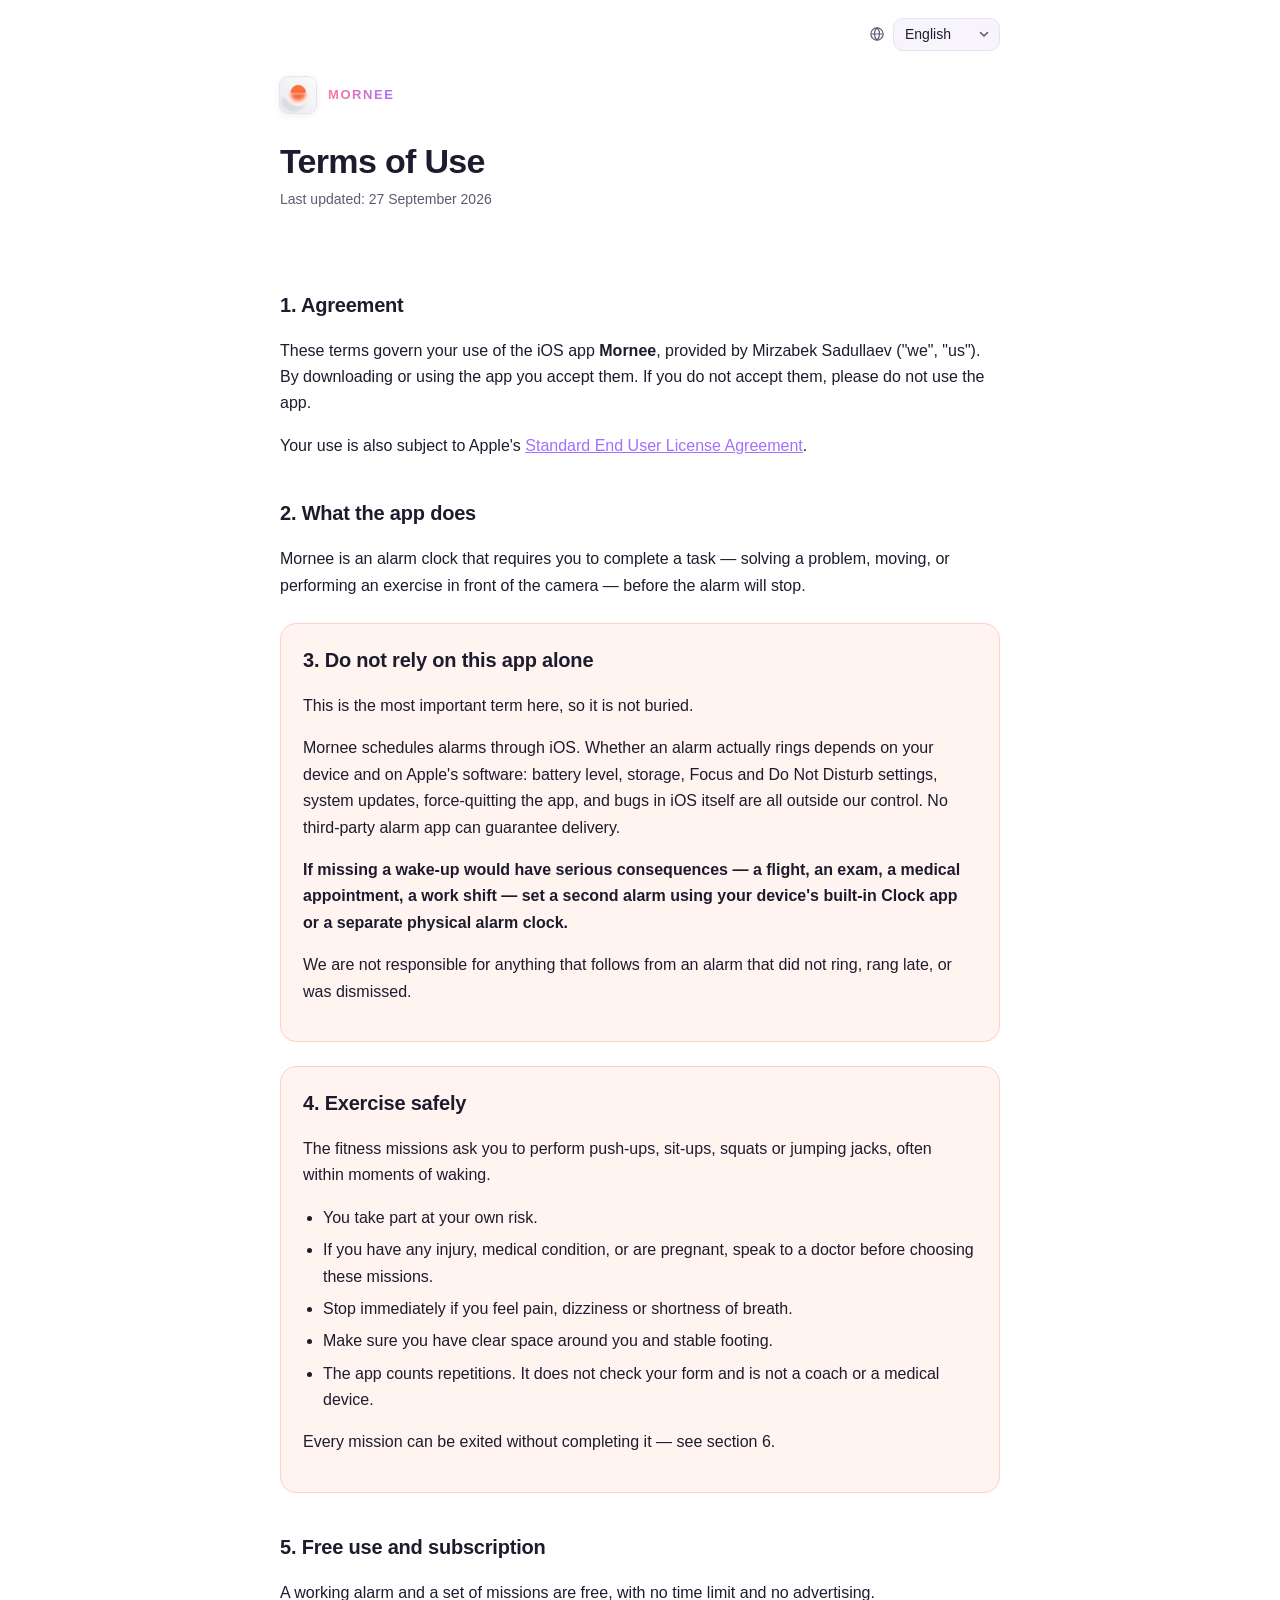
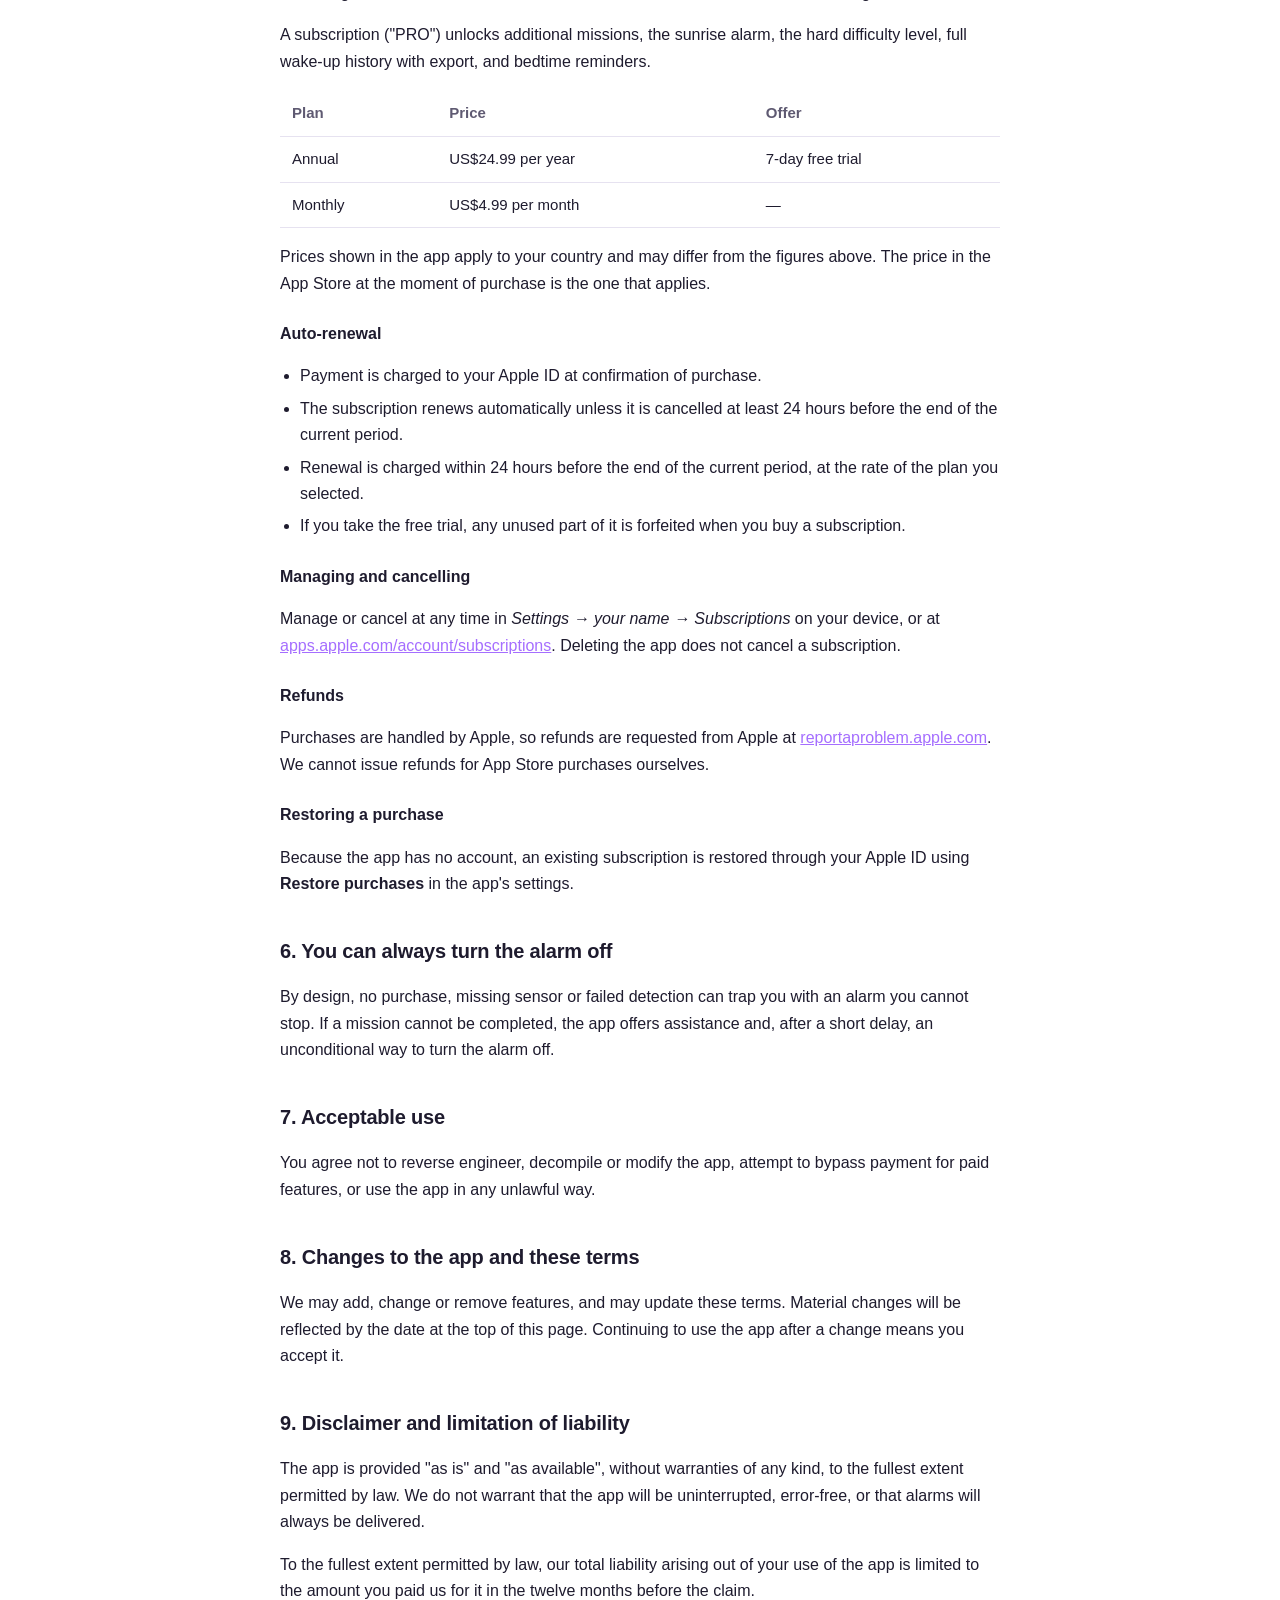
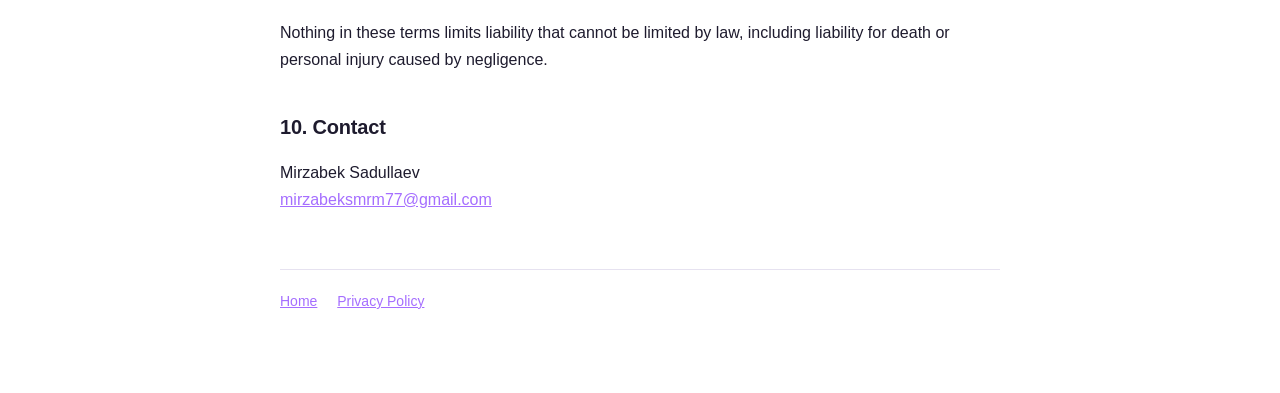
<file: terms.html>
<!doctype html>
<html lang="en">
<head>
<meta charset="utf-8">
<meta name="viewport" content="width=device-width, initial-scale=1">
<title>Terms of Use — Mornee</title>
<link rel="stylesheet" href="assets/style.css">
<link rel="icon" type="image/png" href="assets/favicon.png">
<link rel="apple-touch-icon" href="assets/apple-touch-icon.png">
<link rel="alternate" hreflang="x-default" href="terms.html">
<link rel="alternate" hreflang="en" href="terms.html?lang=en">
<link rel="alternate" hreflang="ru" href="terms.html?lang=ru">
<link rel="alternate" hreflang="es" href="terms.html?lang=es">
<link rel="alternate" hreflang="de" href="terms.html?lang=de">
<link rel="alternate" hreflang="fr" href="terms.html?lang=fr">
<link rel="alternate" hreflang="pt" href="terms.html?lang=pt">
<link rel="alternate" hreflang="ja" href="terms.html?lang=ja">
<script>document.documentElement.className += ' js';</script>
</head>
<body>
<div class="wrap">

<div class="langbar">
  <svg viewBox="0 0 24 24" fill="none" stroke="currentColor" stroke-width="1.8" aria-hidden="true">
    <circle cx="12" cy="12" r="9.2"/>
    <path d="M2.8 12h18.4M12 2.8c2.6 2.6 3.9 5.7 3.9 9.2s-1.3 6.6-3.9 9.2c-2.6-2.6-3.9-5.7-3.9-9.2S9.4 5.4 12 2.8z"/>
  </svg>
  <select id="langpick" aria-label="Language / Язык / Sprache">
    <option value="en">English</option>
    <option value="ru">Русский</option>
    <option value="es">Español</option>
    <option value="de">Deutsch</option>
    <option value="fr">Français</option>
    <option value="pt">Português</option>
    <option value="ja">日本語</option>
  </select>
</div>

<div class="brand">
  <img class="mark sm" src="assets/logo.png" width="36" height="36" alt="">
  <div class="eyebrow">Mornee</div>
</div>

<!-- ENGLISH -->
<section class="i18n" lang="en" data-title="Terms of Use — Mornee">

<header>
  <h1>Terms of Use</h1>
  <p class="date">Last updated: 27 September 2026</p>
</header>

<h2>1. Agreement</h2>
<p>These terms govern your use of the iOS app <strong>Mornee</strong>, provided by
Mirzabek Sadullaev ("we", "us"). By downloading or using the
app you accept them. If you do not accept them, please do not use the app.</p>
<p>Your use is also subject to Apple's
<a href="https://www.apple.com/legal/internet-services/itunes/dev/stdeula/">Standard End User
License Agreement</a>.</p>

<h2>2. What the app does</h2>
<p>Mornee is an alarm clock that requires you to complete a task — solving a problem, moving, or
performing an exercise in front of the camera — before the alarm will stop.</p>

<div class="callout">
  <h2>3. Do not rely on this app alone</h2>
  <p>This is the most important term here, so it is not buried.</p>
  <p>Mornee schedules alarms through iOS. Whether an alarm actually rings depends on your device
  and on Apple's software: battery level, storage, Focus and Do Not Disturb settings, system
  updates, force-quitting the app, and bugs in iOS itself are all outside our control. No
  third-party alarm app can guarantee delivery.</p>
  <p><strong>If missing a wake-up would have serious consequences — a flight, an exam, a medical
  appointment, a work shift — set a second alarm using your device's built-in Clock app or a
  separate physical alarm clock.</strong></p>
  <p>We are not responsible for anything that follows from an alarm that did not ring, rang late,
  or was dismissed.</p>
</div>

<div class="callout">
  <h2>4. Exercise safely</h2>
  <p>The fitness missions ask you to perform push-ups, sit-ups, squats or jumping jacks, often
  within moments of waking.</p>
  <ul>
    <li>You take part at your own risk.</li>
    <li>If you have any injury, medical condition, or are pregnant, speak to a doctor before
    choosing these missions.</li>
    <li>Stop immediately if you feel pain, dizziness or shortness of breath.</li>
    <li>Make sure you have clear space around you and stable footing.</li>
    <li>The app counts repetitions. It does not check your form and is not a coach or a medical
    device.</li>
  </ul>
  <p>Every mission can be exited without completing it — see section 6.</p>
</div>

<h2>5. Free use and subscription</h2>
<p>A working alarm and a set of missions are free, with no time limit and no advertising.</p>
<p>A subscription ("PRO") unlocks additional missions, the sunrise alarm, the hard difficulty
level, full wake-up history with export, and bedtime reminders.</p>

<table>
  <tr><th>Plan</th><th>Price</th><th>Offer</th></tr>
  <tr><td>Annual</td><td>US$24.99 per year</td><td>7-day free trial</td></tr>
  <tr><td>Monthly</td><td>US$4.99 per month</td><td>—</td></tr>
</table>

<p>Prices shown in the app apply to your country and may differ from the figures above. The price
in the App Store at the moment of purchase is the one that applies.</p>

<h3>Auto-renewal</h3>
<ul>
  <li>Payment is charged to your Apple ID at confirmation of purchase.</li>
  <li>The subscription renews automatically unless it is cancelled at least 24 hours before the
  end of the current period.</li>
  <li>Renewal is charged within 24 hours before the end of the current period, at the rate of the
  plan you selected.</li>
  <li>If you take the free trial, any unused part of it is forfeited when you buy a subscription.</li>
</ul>

<h3>Managing and cancelling</h3>
<p>Manage or cancel at any time in <em>Settings → your name → Subscriptions</em> on your device, or
at <a href="https://apps.apple.com/account/subscriptions">apps.apple.com/account/subscriptions</a>.
Deleting the app does not cancel a subscription.</p>

<h3>Refunds</h3>
<p>Purchases are handled by Apple, so refunds are requested from Apple at
<a href="https://reportaproblem.apple.com">reportaproblem.apple.com</a>. We cannot issue refunds
for App Store purchases ourselves.</p>

<h3>Restoring a purchase</h3>
<p>Because the app has no account, an existing subscription is restored through your Apple ID
using <strong>Restore purchases</strong> in the app's settings.</p>

<h2>6. You can always turn the alarm off</h2>
<p>By design, no purchase, missing sensor or failed detection can trap you with an alarm you
cannot stop. If a mission cannot be completed, the app offers assistance and, after a short
delay, an unconditional way to turn the alarm off.</p>

<h2>7. Acceptable use</h2>
<p>You agree not to reverse engineer, decompile or modify the app, attempt to bypass payment for
paid features, or use the app in any unlawful way.</p>

<h2>8. Changes to the app and these terms</h2>
<p>We may add, change or remove features, and may update these terms. Material changes will be
reflected by the date at the top of this page. Continuing to use the app after a change means you
accept it.</p>

<h2>9. Disclaimer and limitation of liability</h2>
<p>The app is provided "as is" and "as available", without warranties of any kind, to the fullest
extent permitted by law. We do not warrant that the app will be uninterrupted, error-free, or that
alarms will always be delivered.</p>
<p>To the fullest extent permitted by law, our total liability arising out of your use of the app
is limited to the amount you paid us for it in the twelve months before the claim.</p>
<p>Nothing in these terms limits liability that cannot be limited by law, including liability for
death or personal injury caused by negligence.</p>

<h2>10. Contact</h2>
<p>Mirzabek Sadullaev<br>
<a href="mailto:mirzabeksmrm77@gmail.com">mirzabeksmrm77@gmail.com</a></p>

<footer>
  <a href="index.html">Home</a>
  <a href="privacy.html">Privacy Policy</a>
</footer>

</section>

<!-- РУССКИЙ -->
<section class="i18n" lang="ru" data-title="Условия использования — Mornee">

<header>
  <h1>Условия использования</h1>
  <p class="date">Последнее обновление: 27 сентября 2026 г.</p>
</header>

<h2>1. Соглашение</h2>
<p>Эти условия регулируют использование вами приложения для iOS <strong>Mornee</strong>,
предоставляемого Мирзабеком Садуллаевым («мы», «нас»). Загружая или используя приложение, вы
принимаете их. Если вы с ними не согласны, пожалуйста, не используйте приложение.</p>
<p>Использование приложения также регулируется
<a href="https://www.apple.com/legal/internet-services/itunes/dev/stdeula/">Стандартным
лицензионным соглашением с конечным пользователем</a> компании Apple.</p>

<h2>2. Что делает приложение</h2>
<p>Mornee — это будильник, который требует выполнить задание: решить задачу, подвигаться или сделать
упражнение перед камерой, — прежде чем сигнал прекратится.</p>

<div class="callout">
  <h2>3. Не полагайтесь только на это приложение</h2>
  <p>Это самый важный пункт здесь, поэтому он не спрятан в конце.</p>
  <p>Mornee планирует будильники средствами iOS. Прозвонит ли будильник фактически, зависит от вашего
  устройства и программного обеспечения Apple: уровень заряда, свободная память, настройки режимов
  «Фокусирование» и «Не беспокоить», обновления системы, принудительное закрытие приложения и ошибки
  в самой iOS — всё это вне нашего контроля. Ни одно стороннее приложение-будильник не может
  гарантировать срабатывание.</p>
  <p><strong>Если пропущенное пробуждение будет иметь серьёзные последствия — самолёт, экзамен,
  визит к врачу, рабочая смена, — поставьте второй будильник во встроенном приложении «Часы» или
  используйте отдельный физический будильник.</strong></p>
  <p>Мы не несём ответственности за последствия того, что будильник не прозвонил, прозвонил с
  опозданием или был отключён.</p>
</div>

<div class="callout">
  <h2>4. Занимайтесь безопасно</h2>
  <p>Фитнес-задания предлагают выполнить отжимания, скручивания, приседания или прыжки
  «звёздочка» — часто буквально через несколько секунд после пробуждения.</p>
  <ul>
    <li>Вы участвуете на свой собственный риск.</li>
    <li>Если у вас есть травма, заболевание или вы беременны, посоветуйтесь с врачом, прежде чем
    выбирать эти задания.</li>
    <li>Немедленно прекратите, если почувствуете боль, головокружение или нехватку воздуха.</li>
    <li>Убедитесь, что вокруг вас достаточно свободного места и устойчивая опора под ногами.</li>
    <li>Приложение считает повторения. Оно не проверяет технику выполнения и не является тренером
    или медицинским устройством.</li>
  </ul>
  <p>Из любого задания можно выйти, не завершив его, — см. раздел 6.</p>
</div>

<h2>5. Бесплатное использование и подписка</h2>
<p>Работающий будильник и набор заданий бесплатны, без ограничения по времени и без рекламы.</p>
<p>Подписка («PRO») открывает дополнительные задания, будильник «рассвет», сложный уровень, полную
историю пробуждений с экспортом и напоминания о времени сна.</p>

<table>
  <tr><th>Тариф</th><th>Цена</th><th>Предложение</th></tr>
  <tr><td>Годовой</td><td>24,99 US$ в год</td><td>7 дней бесплатно</td></tr>
  <tr><td>Месячный</td><td>4,99 US$ в месяц</td><td>—</td></tr>
</table>

<p>Цены, показанные в приложении, действуют для вашей страны и могут отличаться от приведённых выше.
Применяется цена, указанная в App Store на момент покупки.</p>

<h3>Автоматическое продление</h3>
<ul>
  <li>Оплата списывается с вашего Apple ID при подтверждении покупки.</li>
  <li>Подписка продлевается автоматически, если она не отменена не позднее чем за 24 часа до
  окончания текущего периода.</li>
  <li>Списание за продление происходит в течение 24 часов до окончания текущего периода по цене
  выбранного вами тарифа.</li>
  <li>Если вы воспользовались бесплатным пробным периодом, его неиспользованная часть аннулируется
  при покупке подписки.</li>
</ul>

<h3>Управление и отмена</h3>
<p>Управлять подпиской или отменить её можно в любой момент в <em>Настройки → ваше имя →
Подписки</em> на вашем устройстве или на
<a href="https://apps.apple.com/account/subscriptions">apps.apple.com/account/subscriptions</a>.
Удаление приложения не отменяет подписку.</p>

<h3>Возврат средств</h3>
<p>Покупки обрабатывает Apple, поэтому возврат средств запрашивается у Apple на
<a href="https://reportaproblem.apple.com">reportaproblem.apple.com</a>. Мы не можем самостоятельно
оформить возврат за покупки в App Store.</p>

<h3>Восстановление покупки</h3>
<p>Поскольку в приложении нет аккаунта, существующая подписка восстанавливается через ваш Apple ID
кнопкой <strong>Восстановить покупки</strong> в настройках приложения.</p>

<h2>6. Будильник всегда можно выключить</h2>
<p>По замыслу ни покупка, ни отсутствующий датчик, ни неудачное распознавание не могут запереть вас
с будильником, который невозможно остановить. Если задание не удаётся выполнить, приложение
предлагает помощь и, после небольшой задержки, безусловный способ выключить будильник.</p>

<h2>7. Допустимое использование</h2>
<p>Вы соглашаетесь не подвергать приложение обратной разработке, не декомпилировать и не изменять
его, не пытаться обойти оплату платных функций и не использовать приложение противоправным
образом.</p>

<h2>8. Изменения приложения и этих условий</h2>
<p>Мы можем добавлять, изменять или удалять функции, а также обновлять эти условия. Существенные
изменения отражаются датой вверху этой страницы. Продолжение использования приложения после
изменения означает, что вы его принимаете.</p>

<h2>9. Отказ от гарантий и ограничение ответственности</h2>
<p>Приложение предоставляется «как есть» и «как доступно», без каких-либо гарантий, в максимальной
степени, допустимой законом. Мы не гарантируем, что приложение будет работать без перерывов и
ошибок и что будильники всегда будут доставлены.</p>
<p>В максимальной степени, допустимой законом, наша совокупная ответственность, возникающая из
вашего использования приложения, ограничена суммой, которую вы уплатили нам за него в течение
двенадцати месяцев до предъявления требования.</p>
<p>Ничто в этих условиях не ограничивает ответственность, которая не может быть ограничена по
закону, включая ответственность за смерть или вред здоровью, причинённые небрежностью.</p>

<h2>10. Контакты</h2>
<p>Мирзабек Садуллаев<br>
<a href="mailto:mirzabeksmrm77@gmail.com">mirzabeksmrm77@gmail.com</a></p>

<footer>
  <a href="index.html">Главная</a>
  <a href="privacy.html">Политика конфиденциальности</a>
</footer>

</section>

<!-- ESPAÑOL -->
<section class="i18n" lang="es" data-title="Términos de Uso — Mornee">

<header>
  <h1>Términos de Uso</h1>
  <p class="date">Última actualización: 27 de septiembre de 2026</p>
</header>

<h2>1. Acuerdo</h2>
<p>Estos términos rigen tu uso de la app para iOS <strong>Mornee</strong>, proporcionada por
Mirzabek Sadullaev («nosotros»). Al descargar o usar la app, los aceptas. Si no los aceptas, por
favor no uses la app.</p>
<p>Tu uso está además sujeto al
<a href="https://www.apple.com/legal/internet-services/itunes/dev/stdeula/">Contrato de Licencia de
Usuario Final estándar</a> de Apple.</p>

<h2>2. Qué hace la app</h2>
<p>Mornee es un despertador que te exige completar una tarea —resolver un problema, moverte o hacer
un ejercicio delante de la cámara— antes de que la alarma se detenga.</p>

<div class="callout">
  <h2>3. No confíes solo en esta app</h2>
  <p>Esta es la condición más importante de todas, así que no está enterrada al final.</p>
  <p>Mornee programa las alarmas a través de iOS. Que una alarma suene realmente depende de tu
  dispositivo y del software de Apple: el nivel de batería, el almacenamiento, los ajustes de
  Concentración y No molestar, las actualizaciones del sistema, forzar el cierre de la app y los
  propios errores de iOS están todos fuera de nuestro control. Ninguna app de alarmas de terceros
  puede garantizar la entrega.</p>
  <p><strong>Si no despertarte tuviera consecuencias graves —un vuelo, un examen, una cita médica,
  un turno de trabajo— pon una segunda alarma con la app Reloj integrada en tu dispositivo o con un
  despertador físico aparte.</strong></p>
  <p>No somos responsables de nada que se derive de una alarma que no sonó, sonó tarde o fue
  descartada.</p>
</div>

<div class="callout">
  <h2>4. Haz ejercicio con seguridad</h2>
  <p>Las misiones de ejercicio te piden hacer flexiones, abdominales, sentadillas o saltos de
  tijera, a menudo a los pocos instantes de despertar.</p>
  <ul>
    <li>Participas por tu cuenta y riesgo.</li>
    <li>Si tienes alguna lesión o afección médica, o estás embarazada, habla con un médico antes de
    elegir estas misiones.</li>
    <li>Detente de inmediato si sientes dolor, mareo o falta de aire.</li>
    <li>Asegúrate de tener espacio despejado alrededor y un apoyo firme.</li>
    <li>La app cuenta repeticiones. No comprueba tu técnica y no es un entrenador ni un dispositivo
    médico.</li>
  </ul>
  <p>Se puede salir de cualquier misión sin completarla; consulta la sección 6.</p>
</div>

<h2>5. Uso gratuito y suscripción</h2>
<p>Una alarma que funciona y un conjunto de misiones son gratis, sin límite de tiempo y sin
publicidad.</p>
<p>La suscripción («PRO») desbloquea misiones adicionales, la alarma de amanecer, el nivel de
dificultad difícil, el historial completo de despertares con exportación y los recordatorios de hora
de dormir.</p>

<table>
  <tr><th>Plan</th><th>Precio</th><th>Oferta</th></tr>
  <tr><td>Anual</td><td>24,99 US$ al año</td><td>7 días de prueba gratis</td></tr>
  <tr><td>Mensual</td><td>4,99 US$ al mes</td><td>—</td></tr>
</table>

<p>Los precios mostrados en la app corresponden a tu país y pueden diferir de las cifras anteriores.
Se aplica el precio que figure en la App Store en el momento de la compra.</p>

<h3>Renovación automática</h3>
<ul>
  <li>El pago se carga a tu Apple ID al confirmar la compra.</li>
  <li>La suscripción se renueva automáticamente salvo que se cancele al menos 24 horas antes del
  final del período en curso.</li>
  <li>El cargo de renovación se realiza dentro de las 24 horas previas al final del período en
  curso, a la tarifa del plan que hayas elegido.</li>
  <li>Si usas la prueba gratuita, la parte no utilizada se pierde al comprar una suscripción.</li>
</ul>

<h3>Gestionar y cancelar</h3>
<p>Puedes gestionarla o cancelarla en cualquier momento en <em>Ajustes → tu nombre →
Suscripciones</em> en tu dispositivo, o en
<a href="https://apps.apple.com/account/subscriptions">apps.apple.com/account/subscriptions</a>.
Eliminar la app no cancela la suscripción.</p>

<h3>Reembolsos</h3>
<p>Las compras las gestiona Apple, así que los reembolsos se solicitan a Apple en
<a href="https://reportaproblem.apple.com">reportaproblem.apple.com</a>. No podemos emitir
reembolsos por compras de la App Store nosotros mismos.</p>

<h3>Restaurar una compra</h3>
<p>Como la app no tiene cuenta, una suscripción existente se restaura a través de tu Apple ID con
<strong>Restaurar compras</strong> en los ajustes de la app.</p>

<h2>6. Siempre puedes apagar la alarma</h2>
<p>Por diseño, ninguna compra, sensor ausente o detección fallida puede dejarte atrapado con una
alarma que no puedas parar. Si una misión no se puede completar, la app ofrece ayuda y, tras una
breve espera, una forma incondicional de apagar la alarma.</p>

<h2>7. Uso aceptable</h2>
<p>Te comprometes a no aplicar ingeniería inversa, descompilar o modificar la app, a no intentar
eludir el pago de las funciones de pago y a no usar la app de ninguna forma ilícita.</p>

<h2>8. Cambios en la app y en estos términos</h2>
<p>Podemos añadir, cambiar o retirar funciones, y podemos actualizar estos términos. Los cambios
importantes se reflejarán en la fecha que aparece arriba en esta página. Seguir usando la app
después de un cambio significa que lo aceptas.</p>

<h2>9. Exención de garantías y limitación de responsabilidad</h2>
<p>La app se ofrece «tal cual» y «según disponibilidad», sin garantías de ningún tipo, en la máxima
medida permitida por la ley. No garantizamos que la app funcione sin interrupciones ni errores, ni
que las alarmas se entreguen siempre.</p>
<p>En la máxima medida permitida por la ley, nuestra responsabilidad total derivada de tu uso de la
app se limita al importe que nos hayas pagado por ella en los doce meses anteriores a la
reclamación.</p>
<p>Nada en estos términos limita la responsabilidad que no pueda limitarse por ley, incluida la
responsabilidad por muerte o daños personales causados por negligencia.</p>

<h2>10. Contacto</h2>
<p>Mirzabek Sadullaev<br>
<a href="mailto:mirzabeksmrm77@gmail.com">mirzabeksmrm77@gmail.com</a></p>

<footer>
  <a href="index.html">Inicio</a>
  <a href="privacy.html">Política de Privacidad</a>
</footer>

</section>

<!-- DEUTSCH -->
<section class="i18n" lang="de" data-title="Nutzungsbedingungen — Mornee">

<header>
  <h1>Nutzungsbedingungen</h1>
  <p class="date">Letzte Aktualisierung: 27. September 2026</p>
</header>

<h2>1. Vereinbarung</h2>
<p>Diese Bedingungen regeln deine Nutzung der iOS-App <strong>Mornee</strong>, bereitgestellt von
Mirzabek Sadullaev („wir“, „uns“). Mit dem Herunterladen oder Nutzen der App akzeptierst du sie.
Wenn du sie nicht akzeptierst, nutze die App bitte nicht.</p>
<p>Für deine Nutzung gilt zusätzlich Apples
<a href="https://www.apple.com/legal/internet-services/itunes/dev/stdeula/">Standard-Lizenzvertrag
für Endbenutzer</a>.</p>

<h2>2. Was die App macht</h2>
<p>Mornee ist ein Wecker, der von dir verlangt, eine Aufgabe zu erledigen — eine Rechnung zu lösen,
sich zu bewegen oder eine Übung vor der Kamera auszuführen —, bevor der Alarm aufhört.</p>

<div class="callout">
  <h2>3. Verlass dich nicht allein auf diese App</h2>
  <p>Das ist die wichtigste Bestimmung hier, deshalb steht sie nicht im Kleingedruckten.</p>
  <p>Mornee plant Wecker über iOS. Ob ein Wecker tatsächlich klingelt, hängt von deinem Gerät und von
  Apples Software ab: Akkustand, Speicherplatz, Fokus- und „Nicht stören“-Einstellungen,
  Systemupdates, das erzwungene Beenden der App und Fehler in iOS selbst liegen alle außerhalb
  unserer Kontrolle. Keine Wecker-App von Drittanbietern kann die Auslieferung garantieren.</p>
  <p><strong>Wenn ein verschlafener Termin schwerwiegende Folgen hätte — ein Flug, eine Prüfung, ein
  Arzttermin, eine Arbeitsschicht —, stelle einen zweiten Wecker mit der vorinstallierten
  Uhr-App deines Geräts oder mit einem separaten physischen Wecker.</strong></p>
  <p>Wir sind nicht verantwortlich für Folgen eines Weckers, der nicht geklingelt hat, zu spät
  geklingelt hat oder ausgeschaltet wurde.</p>
</div>

<div class="callout">
  <h2>4. Trainiere sicher</h2>
  <p>Die Fitness-Aufgaben verlangen Push-ups, Sit-ups, Kniebeugen oder Hampelmänner — oft nur
  Augenblicke nach dem Aufwachen.</p>
  <ul>
    <li>Die Teilnahme erfolgt auf eigenes Risiko.</li>
    <li>Wenn du eine Verletzung oder eine Erkrankung hast oder schwanger bist, sprich mit einer
    Ärztin oder einem Arzt, bevor du diese Aufgaben wählst.</li>
    <li>Höre sofort auf, wenn du Schmerzen, Schwindel oder Atemnot verspürst.</li>
    <li>Achte darauf, dass du freien Platz um dich hast und sicher stehst.</li>
    <li>Die App zählt Wiederholungen. Sie prüft nicht deine Ausführung und ist weder Trainer noch
    Medizinprodukt.</li>
  </ul>
  <p>Jede Aufgabe lässt sich verlassen, ohne sie abzuschließen — siehe Abschnitt 6.</p>
</div>

<h2>5. Kostenlose Nutzung und Abonnement</h2>
<p>Ein funktionierender Wecker und eine Reihe von Aufgaben sind kostenlos, ohne zeitliche
Begrenzung und ohne Werbung.</p>
<p>Ein Abonnement („PRO“) schaltet weitere Aufgaben, den Sonnenaufgangs-Wecker, den schweren
Schwierigkeitsgrad, den vollständigen Aufwach-Verlauf mit Export sowie
Schlafenszeit-Erinnerungen frei.</p>

<table>
  <tr><th>Tarif</th><th>Preis</th><th>Angebot</th></tr>
  <tr><td>Jährlich</td><td>24,99 US$ pro Jahr</td><td>7 Tage kostenlos testen</td></tr>
  <tr><td>Monatlich</td><td>4,99 US$ pro Monat</td><td>—</td></tr>
</table>

<p>Die in der App angezeigten Preise gelten für dein Land und können von den obigen Zahlen
abweichen. Maßgeblich ist der Preis im App Store zum Zeitpunkt des Kaufs.</p>

<h3>Automatische Verlängerung</h3>
<ul>
  <li>Die Zahlung wird bei Kaufbestätigung über deine Apple-ID abgebucht.</li>
  <li>Das Abonnement verlängert sich automatisch, sofern es nicht mindestens 24 Stunden vor Ende des
  laufenden Zeitraums gekündigt wird.</li>
  <li>Die Verlängerung wird innerhalb von 24 Stunden vor Ende des laufenden Zeitraums zum Preis des
  von dir gewählten Tarifs abgebucht.</li>
  <li>Wenn du den kostenlosen Testzeitraum nutzt, verfällt ein nicht verbrauchter Teil davon beim
  Kauf eines Abonnements.</li>
</ul>

<h3>Verwalten und kündigen</h3>
<p>Verwalte oder kündige jederzeit unter <em>Einstellungen → dein Name → Abonnements</em> auf deinem
Gerät oder unter
<a href="https://apps.apple.com/account/subscriptions">apps.apple.com/account/subscriptions</a>.
Das Löschen der App kündigt kein Abonnement.</p>

<h3>Rückerstattungen</h3>
<p>Käufe werden von Apple abgewickelt, Rückerstattungen werden daher bei Apple unter
<a href="https://reportaproblem.apple.com">reportaproblem.apple.com</a> beantragt. Wir können
Rückerstattungen für App-Store-Käufe nicht selbst vornehmen.</p>

<h3>Kauf wiederherstellen</h3>
<p>Da die App kein Konto hat, wird ein bestehendes Abonnement über deine Apple-ID mit
<strong>Käufe wiederherstellen</strong> in den Einstellungen der App wiederhergestellt.</p>

<h2>6. Du kannst den Wecker immer ausschalten</h2>
<p>Von Grund auf gilt: Kein Kauf, kein fehlender Sensor und keine fehlgeschlagene Erkennung kann
dich mit einem Wecker zurücklassen, den du nicht stoppen kannst. Wenn eine Aufgabe nicht
abgeschlossen werden kann, bietet die App Hilfe an und nach kurzer Verzögerung eine bedingungslose
Möglichkeit, den Wecker auszuschalten.</p>

<h2>7. Zulässige Nutzung</h2>
<p>Du verpflichtest dich, die App nicht zurückzuentwickeln, zu dekompilieren oder zu verändern,
nicht zu versuchen, die Bezahlung kostenpflichtiger Funktionen zu umgehen, und die App nicht auf
rechtswidrige Weise zu nutzen.</p>

<h2>8. Änderungen der App und dieser Bedingungen</h2>
<p>Wir können Funktionen hinzufügen, ändern oder entfernen und diese Bedingungen aktualisieren.
Wesentliche Änderungen werden durch das Datum oben auf dieser Seite erkennbar. Wenn du die App nach
einer Änderung weiter nutzt, akzeptierst du sie.</p>

<h2>9. Haftungsausschluss und Haftungsbeschränkung</h2>
<p>Die App wird „wie besehen“ und „wie verfügbar“ bereitgestellt, ohne Gewährleistungen jeder Art,
soweit gesetzlich zulässig. Wir gewährleisten nicht, dass die App unterbrechungs- und fehlerfrei
läuft oder dass Wecker immer ausgeliefert werden.</p>
<p>Soweit gesetzlich zulässig, ist unsere Gesamthaftung aus deiner Nutzung der App auf den Betrag
begrenzt, den du uns dafür in den zwölf Monaten vor dem Anspruch gezahlt hast.</p>
<p>Diese Bedingungen beschränken keine Haftung, die gesetzlich nicht beschränkt werden kann,
einschließlich der Haftung für Tod oder Körperverletzung durch Fahrlässigkeit.</p>

<h2>10. Kontakt</h2>
<p>Mirzabek Sadullaev<br>
<a href="mailto:mirzabeksmrm77@gmail.com">mirzabeksmrm77@gmail.com</a></p>

<footer>
  <a href="index.html">Startseite</a>
  <a href="privacy.html">Datenschutzerklärung</a>
</footer>

</section>

<!-- FRANÇAIS -->
<section class="i18n" lang="fr" data-title="Conditions d'utilisation — Mornee">

<header>
  <h1>Conditions d'utilisation</h1>
  <p class="date">Dernière mise à jour : 27 septembre 2026</p>
</header>

<h2>1. Accord</h2>
<p>Ces conditions régissent votre utilisation de l'application iOS <strong>Mornee</strong>, fournie
par Mirzabek Sadullaev (« nous »). En téléchargeant ou en utilisant l'application, vous les
acceptez. Si vous ne les acceptez pas, merci de ne pas utiliser l'application.</p>
<p>Votre utilisation est également soumise au
<a href="https://www.apple.com/legal/internet-services/itunes/dev/stdeula/">contrat de licence
utilisateur final standard</a> d'Apple.</p>

<h2>2. Ce que fait l'application</h2>
<p>Mornee est un réveil qui vous demande d'accomplir une tâche — résoudre un calcul, bouger ou faire
un exercice devant la caméra — avant que la sonnerie s'arrête.</p>

<div class="callout">
  <h2>3. Ne comptez pas uniquement sur cette application</h2>
  <p>C'est la clause la plus importante de cette page, elle n'est donc pas reléguée à la fin.</p>
  <p>Mornee programme les réveils via iOS. Qu'un réveil sonne effectivement dépend de votre appareil
  et des logiciels d'Apple : niveau de batterie, espace de stockage, réglages Concentration et Ne pas
  déranger, mises à jour du système, fermeture forcée de l'application et bugs d'iOS lui-même sont
  tous hors de notre contrôle. Aucune application de réveil tierce ne peut garantir le
  déclenchement.</p>
  <p><strong>Si manquer un réveil pouvait avoir de graves conséquences — un vol, un examen, un
  rendez-vous médical, une prise de poste —, réglez un second réveil avec l'app Horloge intégrée à
  votre appareil ou avec un réveil physique séparé.</strong></p>
  <p>Nous ne sommes pas responsables des conséquences d'un réveil qui n'a pas sonné, a sonné en
  retard ou a été désactivé.</p>
</div>

<div class="callout">
  <h2>4. Faites de l'exercice en sécurité</h2>
  <p>Les missions sportives vous demandent de faire des pompes, des abdominaux, des squats ou des
  jumping jacks, souvent quelques instants seulement après le réveil.</p>
  <ul>
    <li>Vous y participez à vos propres risques.</li>
    <li>Si vous avez une blessure, une pathologie, ou si vous êtes enceinte, parlez-en à un médecin
    avant de choisir ces missions.</li>
    <li>Arrêtez immédiatement en cas de douleur, de vertige ou d'essoufflement.</li>
    <li>Assurez-vous d'avoir de l'espace dégagé autour de vous et un appui stable.</li>
    <li>L'application compte les répétitions. Elle ne vérifie pas votre posture et n'est ni un coach
    ni un dispositif médical.</li>
  </ul>
  <p>Toute mission peut être quittée sans être terminée — voir la section 6.</p>
</div>

<h2>5. Utilisation gratuite et abonnement</h2>
<p>Un réveil fonctionnel et un ensemble de missions sont gratuits, sans limite de durée et sans
publicité.</p>
<p>Un abonnement (« PRO ») débloque des missions supplémentaires, le réveil lever de soleil, le
niveau de difficulté élevé, l'historique complet des réveils avec export, et les rappels d'heure de
coucher.</p>

<table>
  <tr><th>Formule</th><th>Prix</th><th>Offre</th></tr>
  <tr><td>Annuelle</td><td>24,99 US$ par an</td><td>7 jours d'essai gratuit</td></tr>
  <tr><td>Mensuelle</td><td>4,99 US$ par mois</td><td>—</td></tr>
</table>

<p>Les prix affichés dans l'application s'appliquent à votre pays et peuvent différer des montants
ci-dessus. C'est le prix indiqué sur l'App Store au moment de l'achat qui s'applique.</p>

<h3>Renouvellement automatique</h3>
<ul>
  <li>Le paiement est débité de votre identifiant Apple à la confirmation de l'achat.</li>
  <li>L'abonnement se renouvelle automatiquement, sauf résiliation au moins 24 heures avant la fin de
  la période en cours.</li>
  <li>Le renouvellement est débité dans les 24 heures précédant la fin de la période en cours, au
  tarif de la formule choisie.</li>
  <li>Si vous utilisez l'essai gratuit, toute partie non utilisée est perdue lors de l'achat d'un
  abonnement.</li>
</ul>

<h3>Gérer et résilier</h3>
<p>Gérez ou résiliez à tout moment dans <em>Réglages → votre nom → Abonnements</em> sur votre
appareil, ou sur
<a href="https://apps.apple.com/account/subscriptions">apps.apple.com/account/subscriptions</a>.
Supprimer l'application ne résilie pas l'abonnement.</p>

<h3>Remboursements</h3>
<p>Les achats sont gérés par Apple : les remboursements se demandent donc à Apple sur
<a href="https://reportaproblem.apple.com">reportaproblem.apple.com</a>. Nous ne pouvons pas
rembourser nous-mêmes les achats effectués sur l'App Store.</p>

<h3>Restaurer un achat</h3>
<p>Comme l'application n'a pas de compte, un abonnement existant est restauré via votre identifiant
Apple avec <strong>Restaurer les achats</strong> dans les réglages de l'application.</p>

<h2>6. Vous pouvez toujours arrêter le réveil</h2>
<p>Par conception, aucun achat, capteur manquant ou échec de détection ne peut vous laisser face à un
réveil impossible à arrêter. Si une mission ne peut pas être terminée, l'application propose une aide
puis, après un court délai, un moyen inconditionnel d'arrêter le réveil.</p>

<h2>7. Utilisation acceptable</h2>
<p>Vous vous engagez à ne pas désosser, décompiler ou modifier l'application, à ne pas tenter de
contourner le paiement des fonctions payantes, et à ne pas utiliser l'application de manière
illicite.</p>

<h2>8. Modifications de l'application et des présentes conditions</h2>
<p>Nous pouvons ajouter, modifier ou retirer des fonctionnalités, et mettre à jour ces conditions.
Les modifications importantes seront signalées par la date en haut de cette page. Continuer à
utiliser l'application après une modification vaut acceptation.</p>

<h2>9. Exclusion de garantie et limitation de responsabilité</h2>
<p>L'application est fournie « en l'état » et « selon disponibilité », sans garantie d'aucune sorte,
dans toute la mesure permise par la loi. Nous ne garantissons pas que l'application fonctionnera sans
interruption ni erreur, ni que les réveils seront toujours délivrés.</p>
<p>Dans toute la mesure permise par la loi, notre responsabilité totale découlant de votre
utilisation de l'application est limitée au montant que vous nous avez versé pour celle-ci au cours
des douze mois précédant la réclamation.</p>
<p>Rien dans ces conditions ne limite une responsabilité qui ne peut être limitée par la loi, y
compris la responsabilité en cas de décès ou de dommage corporel causé par une négligence.</p>

<h2>10. Contact</h2>
<p>Mirzabek Sadullaev<br>
<a href="mailto:mirzabeksmrm77@gmail.com">mirzabeksmrm77@gmail.com</a></p>

<footer>
  <a href="index.html">Accueil</a>
  <a href="privacy.html">Politique de confidentialité</a>
</footer>

</section>

<!-- PORTUGUÊS -->
<section class="i18n" lang="pt" data-title="Termos de Uso — Mornee">

<header>
  <h1>Termos de Uso</h1>
  <p class="date">Última atualização: 27 de setembro de 2026</p>
</header>

<h2>1. Acordo</h2>
<p>Estes termos regem o seu uso do app para iOS <strong>Mornee</strong>, fornecido por
Mirzabek Sadullaev ("nós"). Ao baixar ou usar o app, você os aceita. Se não os aceitar, por favor
não use o app.</p>
<p>O seu uso também está sujeito ao
<a href="https://www.apple.com/legal/internet-services/itunes/dev/stdeula/">Contrato de Licença de
Usuário Final padrão</a> da Apple.</p>

<h2>2. O que o app faz</h2>
<p>O Mornee é um despertador que exige que você conclua uma tarefa — resolver uma conta, se mover ou
fazer um exercício em frente à câmera — antes que o alarme pare.</p>

<div class="callout">
  <h2>3. Não dependa apenas deste app</h2>
  <p>Esta é a cláusula mais importante desta página, por isso ela não está escondida no fim.</p>
  <p>O Mornee agenda alarmes através do iOS. Se um alarme realmente toca depende do seu dispositivo e
  do software da Apple: nível de bateria, armazenamento, ajustes de Foco e Não Perturbe,
  atualizações do sistema, o encerramento forçado do app e falhas do próprio iOS estão todos fora do
  nosso controle. Nenhum app de despertador de terceiros pode garantir a entrega.</p>
  <p><strong>Se perder a hora tivesse consequências sérias — um voo, uma prova, uma consulta médica,
  um turno de trabalho —, coloque um segundo alarme no app Relógio integrado do seu dispositivo ou
  em um despertador físico separado.</strong></p>
  <p>Não somos responsáveis por nada que decorra de um alarme que não tocou, tocou atrasado ou foi
  descartado.</p>
</div>

<div class="callout">
  <h2>4. Exercite-se com segurança</h2>
  <p>As missões de exercício pedem que você faça flexões, abdominais, agachamentos ou polichinelos,
  muitas vezes poucos instantes depois de acordar.</p>
  <ul>
    <li>Você participa por sua própria conta e risco.</li>
    <li>Se tiver qualquer lesão, condição médica, ou se estiver grávida, fale com um médico antes de
    escolher essas missões.</li>
    <li>Pare imediatamente se sentir dor, tontura ou falta de ar.</li>
    <li>Garanta que há espaço livre ao seu redor e apoio firme para os pés.</li>
    <li>O app conta repetições. Ele não avalia a sua execução e não é um treinador nem um
    dispositivo médico.</li>
  </ul>
  <p>É possível sair de qualquer missão sem concluí-la — veja a seção 6.</p>
</div>

<h2>5. Uso gratuito e assinatura</h2>
<p>Um despertador funcional e um conjunto de missões são gratuitos, sem limite de tempo e sem
publicidade.</p>
<p>A assinatura ("PRO") libera missões adicionais, o alarme nascer do sol, o nível de dificuldade
difícil, o histórico completo de despertares com exportação e os lembretes de hora de dormir.</p>

<table>
  <tr><th>Plano</th><th>Preço</th><th>Oferta</th></tr>
  <tr><td>Anual</td><td>US$ 24,99 por ano</td><td>7 dias de teste grátis</td></tr>
  <tr><td>Mensal</td><td>US$ 4,99 por mês</td><td>—</td></tr>
</table>

<p>Os preços exibidos no app se aplicam ao seu país e podem diferir dos valores acima. Vale o preço
que estiver na App Store no momento da compra.</p>

<h3>Renovação automática</h3>
<ul>
  <li>O pagamento é cobrado do seu ID Apple na confirmação da compra.</li>
  <li>A assinatura é renovada automaticamente, a menos que seja cancelada pelo menos 24 horas antes
  do fim do período atual.</li>
  <li>A renovação é cobrada nas 24 horas anteriores ao fim do período atual, pelo valor do plano que
  você escolheu.</li>
  <li>Se você usar o teste grátis, qualquer parte não utilizada é perdida ao comprar uma
  assinatura.</li>
</ul>

<h3>Gerenciar e cancelar</h3>
<p>Gerencie ou cancele a qualquer momento em <em>Ajustes → seu nome → Assinaturas</em> no seu
dispositivo, ou em
<a href="https://apps.apple.com/account/subscriptions">apps.apple.com/account/subscriptions</a>.
Excluir o app não cancela a assinatura.</p>

<h3>Reembolsos</h3>
<p>As compras são processadas pela Apple, então os reembolsos são solicitados à Apple em
<a href="https://reportaproblem.apple.com">reportaproblem.apple.com</a>. Não podemos emitir
reembolsos de compras da App Store por conta própria.</p>

<h3>Restaurar uma compra</h3>
<p>Como o app não tem conta, uma assinatura existente é restaurada pelo seu ID Apple usando
<strong>Restaurar compras</strong> nas configurações do app.</p>

<h2>6. Você sempre pode desligar o alarme</h2>
<p>Por projeto, nenhuma compra, sensor ausente ou detecção falha pode deixar você preso a um alarme
que não consegue parar. Se uma missão não puder ser concluída, o app oferece ajuda e, após uma breve
espera, uma forma incondicional de desligar o alarme.</p>

<h2>7. Uso aceitável</h2>
<p>Você concorda em não fazer engenharia reversa, descompilar ou modificar o app, não tentar burlar o
pagamento de recursos pagos e não usar o app de qualquer forma ilegal.</p>

<h2>8. Alterações no app e nestes termos</h2>
<p>Podemos adicionar, alterar ou remover recursos e podemos atualizar estes termos. Alterações
relevantes serão refletidas pela data no topo desta página. Continuar a usar o app após uma
alteração significa que você a aceita.</p>

<h2>9. Isenção de garantias e limitação de responsabilidade</h2>
<p>O app é fornecido "no estado em que se encontra" e "conforme disponível", sem garantias de
qualquer tipo, na máxima extensão permitida pela lei. Não garantimos que o app funcionará sem
interrupções ou erros, nem que os alarmes serão sempre entregues.</p>
<p>Na máxima extensão permitida pela lei, a nossa responsabilidade total decorrente do seu uso do app
limita-se ao valor que você nos pagou por ele nos doze meses anteriores à reclamação.</p>
<p>Nada nestes termos limita responsabilidade que não possa ser limitada por lei, incluindo a
responsabilidade por morte ou dano pessoal causado por negligência.</p>

<h2>10. Contato</h2>
<p>Mirzabek Sadullaev<br>
<a href="mailto:mirzabeksmrm77@gmail.com">mirzabeksmrm77@gmail.com</a></p>

<footer>
  <a href="index.html">Início</a>
  <a href="privacy.html">Política de Privacidade</a>
</footer>

</section>

<!-- 日本語 -->
<section class="i18n" lang="ja" data-title="利用規約 — Mornee">

<header>
  <h1>利用規約</h1>
  <p class="date">最終更新日: 2026年9月27日</p>
</header>

<h2>1. 同意</h2>
<p>本規約は、Mirzabek Sadullaev（以下「当方」）が提供する iOS アプリ <strong>Mornee</strong>
のご利用に適用されます。アプリをダウンロードまたは使用することで、本規約に同意したものとみなされます。
同意されない場合は、本アプリをご利用にならないでください。</p>
<p>ご利用にあたっては、Apple の
<a href="https://www.apple.com/legal/internet-services/itunes/dev/stdeula/">標準エンドユーザー
使用許諾契約</a>も適用されます。</p>

<h2>2. アプリの機能</h2>
<p>Mornee は、計算を解く、体を動かす、カメラの前で運動をするといった課題を完了しなければアラームが
止まらない目覚まし時計です。</p>

<div class="callout">
  <h2>3. 本アプリだけに頼らないでください</h2>
  <p>これは本ページで最も重要な条項なので、目立たない場所には置いていません。</p>
  <p>Mornee は iOS の仕組みを通じてアラームをスケジュールします。アラームが実際に鳴るかどうかは、
  お使いの端末と Apple のソフトウェアに依存します。バッテリー残量、ストレージ容量、集中モードや
  おやすみモードの設定、システムアップデート、アプリの強制終了、そして iOS
  自体の不具合は、いずれも当方の管理の及ばない範囲です。サードパーティ製のアラームアプリが
  通知の確実な配信を保証することはできません。</p>
  <p><strong>寝過ごすと重大な結果を招く場合（飛行機、試験、通院、勤務シフトなど）は、端末標準の
  「時計」アプリや別の物理的な目覚まし時計で二つ目のアラームを設定してください。</strong></p>
  <p>アラームが鳴らなかった、鳴るのが遅れた、または解除されたことに起因する事柄について、当方は
  責任を負いません。</p>
</div>

<div class="callout">
  <h2>4. 安全に運動してください</h2>
  <p>フィットネスミッションは、腕立て伏せ、腹筋、スクワット、ジャンピングジャックを求めます。
  多くの場合、目覚めた直後です。</p>
  <ul>
    <li>参加はご自身の責任で行ってください。</li>
    <li>けがや疾患がある場合、または妊娠中の場合は、これらのミッションを選ぶ前に医師にご相談
    ください。</li>
    <li>痛み、めまい、息苦しさを感じたら直ちに中止してください。</li>
    <li>周囲に十分なスペースがあり、足元が安定していることを確認してください。</li>
    <li>アプリは回数を数えるだけです。フォームの正しさは判定せず、トレーナーでも医療機器でも
    ありません。</li>
  </ul>
  <p>どのミッションも完了せずに終了できます。第 6 項をご覧ください。</p>
</div>

<h2>5. 無料での利用とサブスクリプション</h2>
<p>実用的なアラームと一連のミッションは無料で、期間の制限も広告もありません。</p>
<p>サブスクリプション（「PRO」）では、追加のミッション、日の出アラーム、難易度「ハード」、
書き出し付きの全期間の起床履歴、就寝リマインダーが利用できます。</p>

<table>
  <tr><th>プラン</th><th>価格</th><th>特典</th></tr>
  <tr><td>年額</td><td>24.99 米ドル／年</td><td>7 日間の無料トライアル</td></tr>
  <tr><td>月額</td><td>4.99 米ドル／月</td><td>—</td></tr>
</table>

<p>アプリ内に表示される価格はお客様の国に適用されるもので、上記の金額と異なる場合があります。
購入時点で App Store に表示されている価格が適用されます。</p>

<h3>自動更新</h3>
<ul>
  <li>購入の確定時に、お客様の Apple ID に対して課金されます。</li>
  <li>現在の期間の終了の少なくとも 24 時間前に解約しない限り、サブスクリプションは自動的に
  更新されます。</li>
  <li>更新の課金は、現在の期間終了前の 24 時間以内に、お選びのプランの料金で行われます。</li>
  <li>無料トライアルをご利用の場合、サブスクリプションを購入した時点で未使用分は失効します。</li>
</ul>

<h3>管理と解約</h3>
<p>管理・解約はいつでも、端末の <em>設定 → お客様のお名前 → サブスクリプション</em> または
<a href="https://apps.apple.com/account/subscriptions">apps.apple.com/account/subscriptions</a>
から行えます。アプリを削除してもサブスクリプションは解約されません。</p>

<h3>払い戻し</h3>
<p>購入は Apple が処理するため、払い戻しは
<a href="https://reportaproblem.apple.com">reportaproblem.apple.com</a> から Apple
に申請します。App Store での購入について、当方が払い戻しを行うことはできません。</p>

<h3>購入の復元</h3>
<p>本アプリにはアカウントがないため、既存のサブスクリプションは、アプリの設定にある
<strong>購入を復元</strong>から、お客様の Apple ID を通じて復元されます。</p>

<h2>6. アラームはいつでも止められます</h2>
<p>設計上、購入の有無、センサーの不在、検出の失敗などによって、止められないアラームに
閉じ込められることはありません。ミッションを完了できない場合、アプリは補助を提示し、短い待機の後に
無条件でアラームを止める手段を用意します。</p>

<h2>7. 許容される利用</h2>
<p>お客様は、本アプリのリバースエンジニアリング、逆コンパイル、改変を行わないこと、有料機能の
支払いを回避しようとしないこと、および違法な方法で本アプリを利用しないことに同意します。</p>

<h2>8. アプリおよび本規約の変更</h2>
<p>当方は機能の追加・変更・削除を行うことがあり、本規約を更新することがあります。重要な変更は、
本ページ冒頭の日付に反映されます。変更後もアプリを使い続けることは、その変更に同意したことを
意味します。</p>

<h2>9. 免責および責任の制限</h2>
<p>本アプリは、法律で認められる最大限の範囲において、いかなる保証もなく「現状のまま」「提供可能な
状態で」提供されます。当方は、本アプリが中断なく、または不具合なく動作すること、およびアラームが
常に配信されることを保証しません。</p>
<p>法律で認められる最大限の範囲において、お客様の本アプリの利用に起因する当方の責任の総額は、
請求前の 12 か月間にお客様が本アプリについて当方に支払った金額を上限とします。</p>
<p>本規約のいかなる規定も、過失による死亡または人身傷害に対する責任を含め、法律上制限できない
責任を制限するものではありません。</p>

<h2>10. お問い合わせ</h2>
<p>Mirzabek Sadullaev<br>
<a href="mailto:mirzabeksmrm77@gmail.com">mirzabeksmrm77@gmail.com</a></p>

<footer>
  <a href="index.html">ホーム</a>
  <a href="privacy.html">プライバシーポリシー</a>
</footer>

</section>

<script src="assets/i18n.js"></script>
</div>
</body>
</html>
</file>
<file: assets/style.css>
:root {
  --bg: #ffffff;
  --surface: #f7f5fb;
  --warn: #fff4f0;
  --warnline: #ffd0c4;
  --text: #1e1b2e;
  --muted: #5f5a72;
  --line: #e6e2f0;
  --accent: #ff7a93;
  --accent2: #a56eff;
}
@media (prefers-color-scheme: dark) {
  :root {
    --bg: #14121c;
    --surface: #1d1a28;
    --warn: #2a1d1e;
    --warnline: #4a2d2b;
    --text: #f2f0f7;
    --muted: #a9a3bd;
    --line: #2c2839;
  }
}
* { box-sizing: border-box; }
body {
  margin: 0;
  padding: 0 20px 80px;
  background: var(--bg);
  color: var(--text);
  font: 16px/1.65 -apple-system, BlinkMacSystemFont, "Segoe UI", Roboto, Helvetica, Arial, sans-serif;
  -webkit-text-size-adjust: 100%;
}
:lang(ja) {
  font-family: -apple-system, BlinkMacSystemFont, "Hiragino Sans", "Hiragino Kaku Gothic ProN",
    "Yu Gothic", "Segoe UI", Roboto, sans-serif;
}
.wrap { max-width: 720px; margin: 0 auto; }
.wrap.narrow { max-width: 640px; }

/* Language switcher */
.langbar {
  display: flex; justify-content: flex-end; align-items: center; gap: 8px;
  padding-top: 18px;
}
.langbar svg { width: 16px; height: 16px; color: var(--muted); flex: none; }
.langbar select {
  appearance: none; -webkit-appearance: none;
  background: var(--surface); color: var(--text);
  border: 1px solid var(--line); border-radius: 10px;
  padding: 7px 30px 7px 11px; font: inherit; font-size: 14px;
  cursor: pointer; line-height: 1.2;
  background-image: url("data:image/svg+xml;charset=utf-8,%3Csvg xmlns='http://www.w3.org/2000/svg' viewBox='0 0 12 12'%3E%3Cpath d='M2.5 4.5L6 8l3.5-3.5' fill='none' stroke='%235f5a72' stroke-width='1.6' stroke-linecap='round' stroke-linejoin='round'/%3E%3C/svg%3E");
  background-repeat: no-repeat; background-position: right 9px center; background-size: 12px;
}
.langbar select:focus-visible { outline: 2px solid var(--accent2); outline-offset: 2px; }

/* Only one language visible once the switcher is running */
.js .i18n { display: none; }
.js .i18n.is-active { display: block; }

header { padding: 38px 0 12px; }
.mark {
  display: block; border-radius: 22.4%;
  box-shadow: 0 0 0 1px var(--line), 0 2px 8px rgba(30, 27, 46, .08);
}
.mark.lg { width: 76px; height: 76px; }
.mark.sm { width: 36px; height: 36px; }
.eyebrow {
  font-size: 13px; font-weight: 700; letter-spacing: .12em; text-transform: uppercase;
  background: linear-gradient(90deg, var(--accent), var(--accent2));
  -webkit-background-clip: text; background-clip: text; color: transparent;
}
h1 { font-size: 34px; line-height: 1.2; margin: 10px 0 6px; letter-spacing: -.02em; }
.lede { color: var(--muted); margin: 0 0 36px; }
.date { color: var(--muted); font-size: 14px; margin: 0 0 28px; }
h2 { font-size: 20px; margin: 38px 0 10px; letter-spacing: -.01em; }
h3 { font-size: 16px; margin: 24px 0 6px; }
p, li { color: var(--text); }
ul { padding-left: 20px; }
li { margin: 6px 0; }
a { color: var(--accent2); }

a.card {
  display: block; text-decoration: none; color: inherit;
  background: var(--surface); border: 1px solid var(--line);
  border-radius: 16px; padding: 20px 22px; margin-bottom: 12px;
  transition: border-color .15s ease;
}
a.card:hover { border-color: var(--accent2); }
a.card strong { display: block; font-size: 17px; margin-bottom: 4px; }
a.card span { color: var(--muted); font-size: 15px; }

.summary {
  background: var(--surface);
  border: 1px solid var(--line);
  border-radius: 16px;
  padding: 20px 22px;
  margin: 24px 0 8px;
}
.summary h2 { margin-top: 0; }

table { border-collapse: collapse; width: 100%; margin: 14px 0; font-size: 15px; }
th, td { text-align: left; padding: 10px 12px; border-bottom: 1px solid var(--line); }
th { color: var(--muted); font-weight: 600; }

.callout {
  background: var(--warn);
  border: 1px solid var(--warnline);
  border-radius: 16px;
  padding: 20px 22px;
  margin: 24px 0;
}
.callout h2 { margin-top: 0; }

footer {
  margin-top: 56px; padding-top: 20px;
  border-top: 1px solid var(--line);
  color: var(--muted); font-size: 14px;
}
footer a { margin-right: 16px; }

/* The logo is language-independent, so it sits above the per-language blocks */
.brand { padding: 26px 0 18px; display: flex; align-items: center; gap: 12px; }
.brand ~ .i18n header { padding-top: 0; }
</file>
